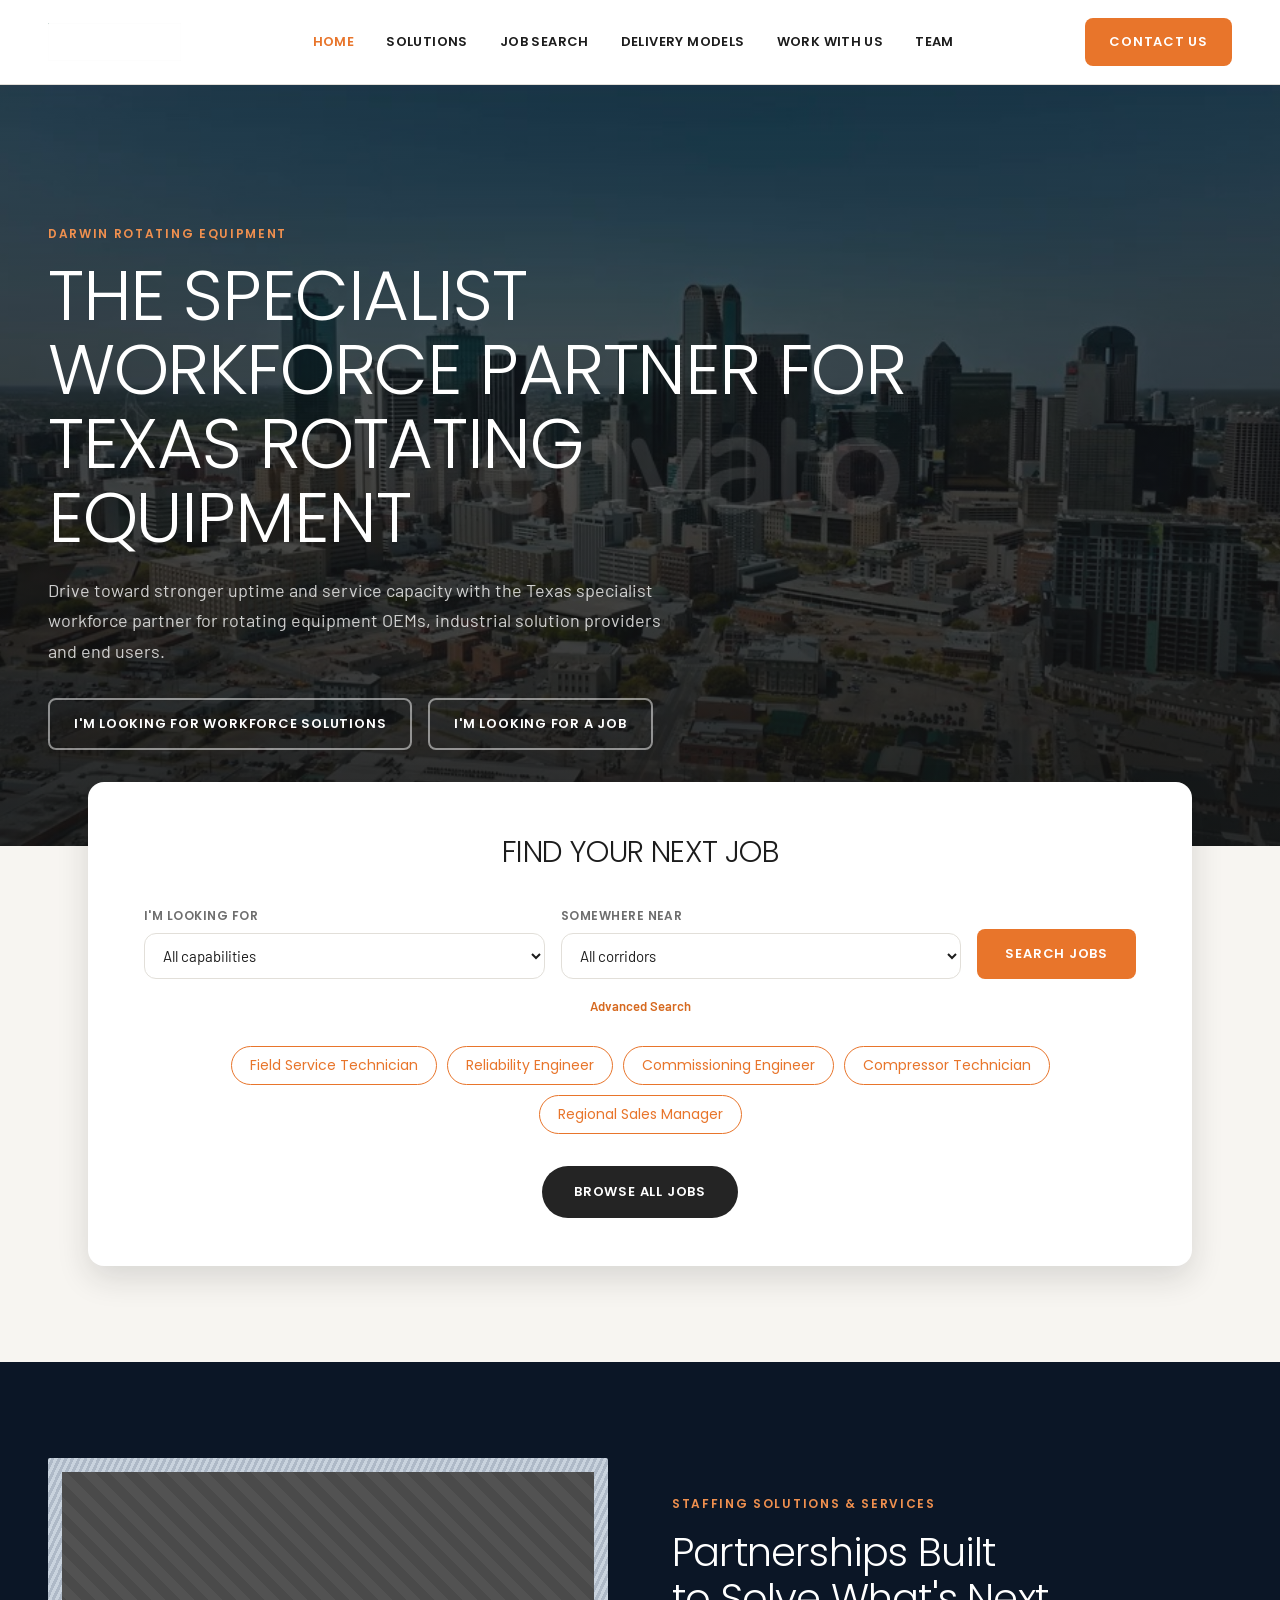
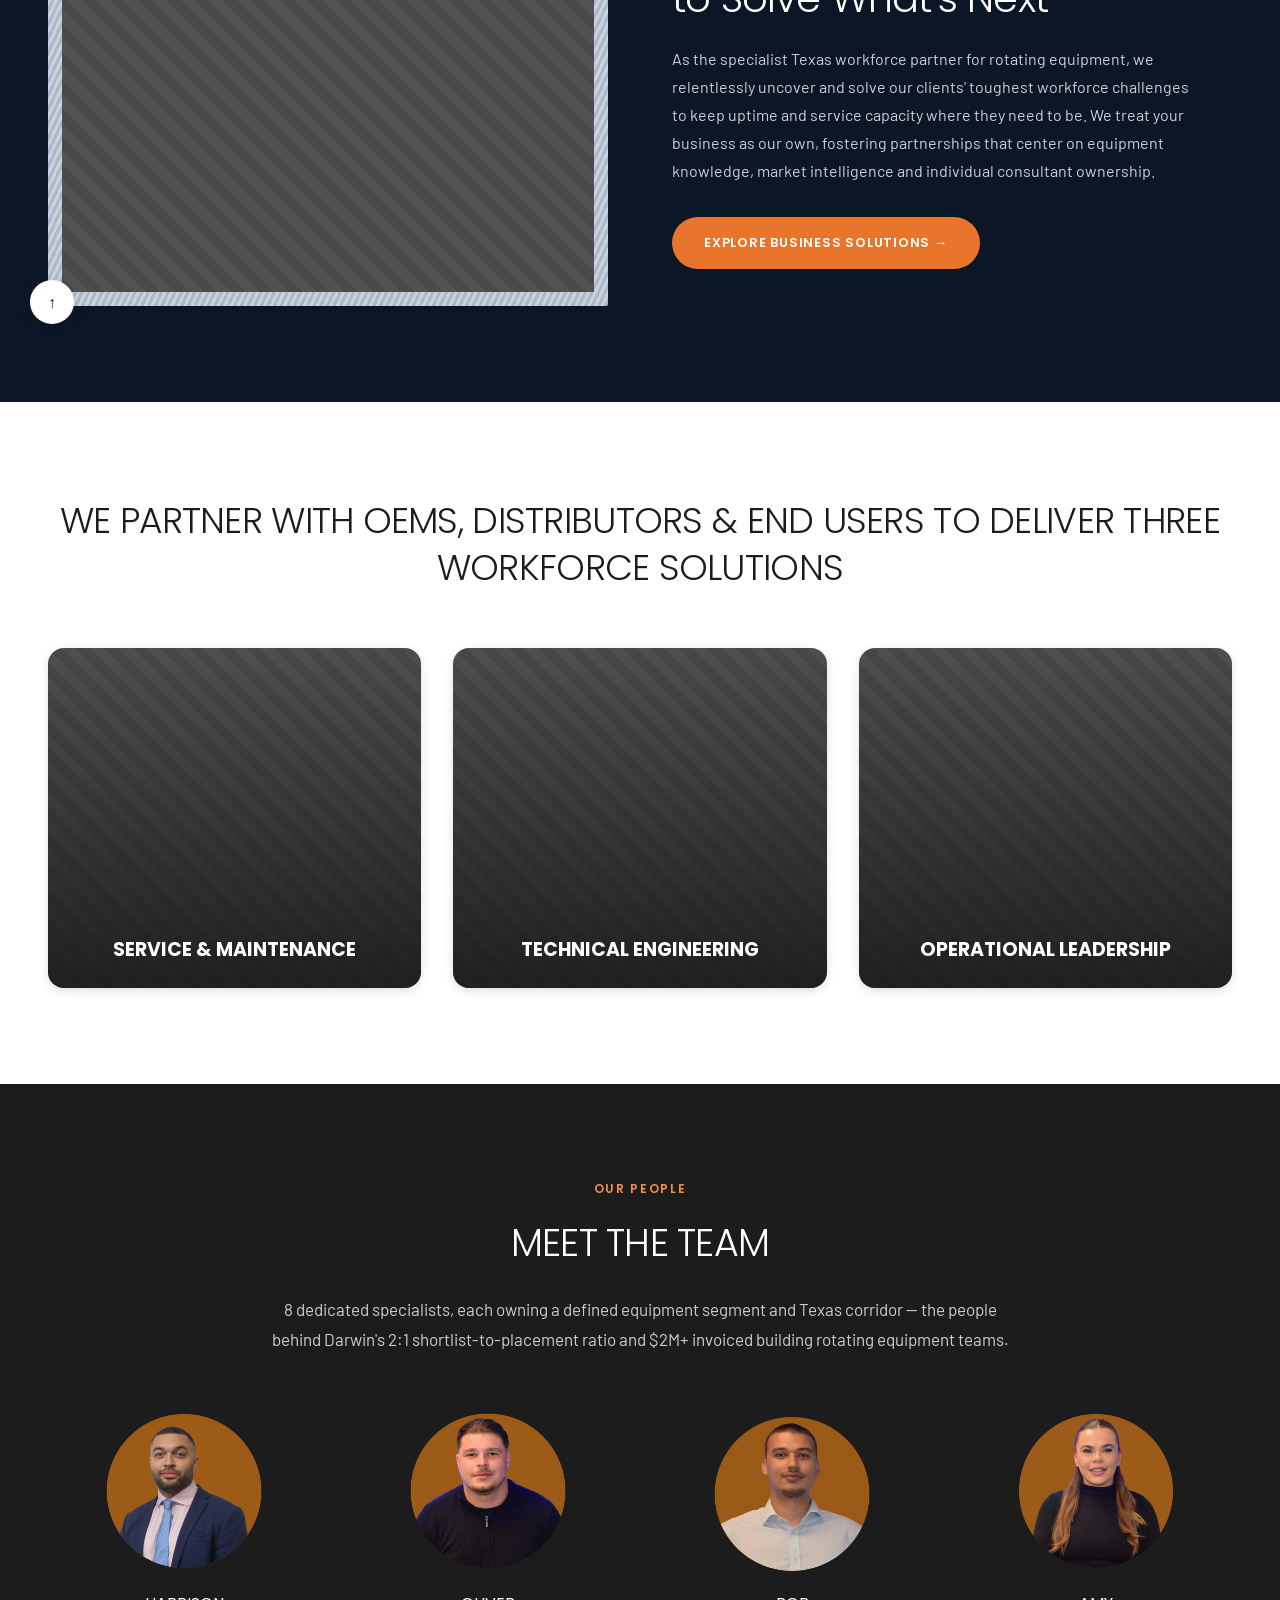
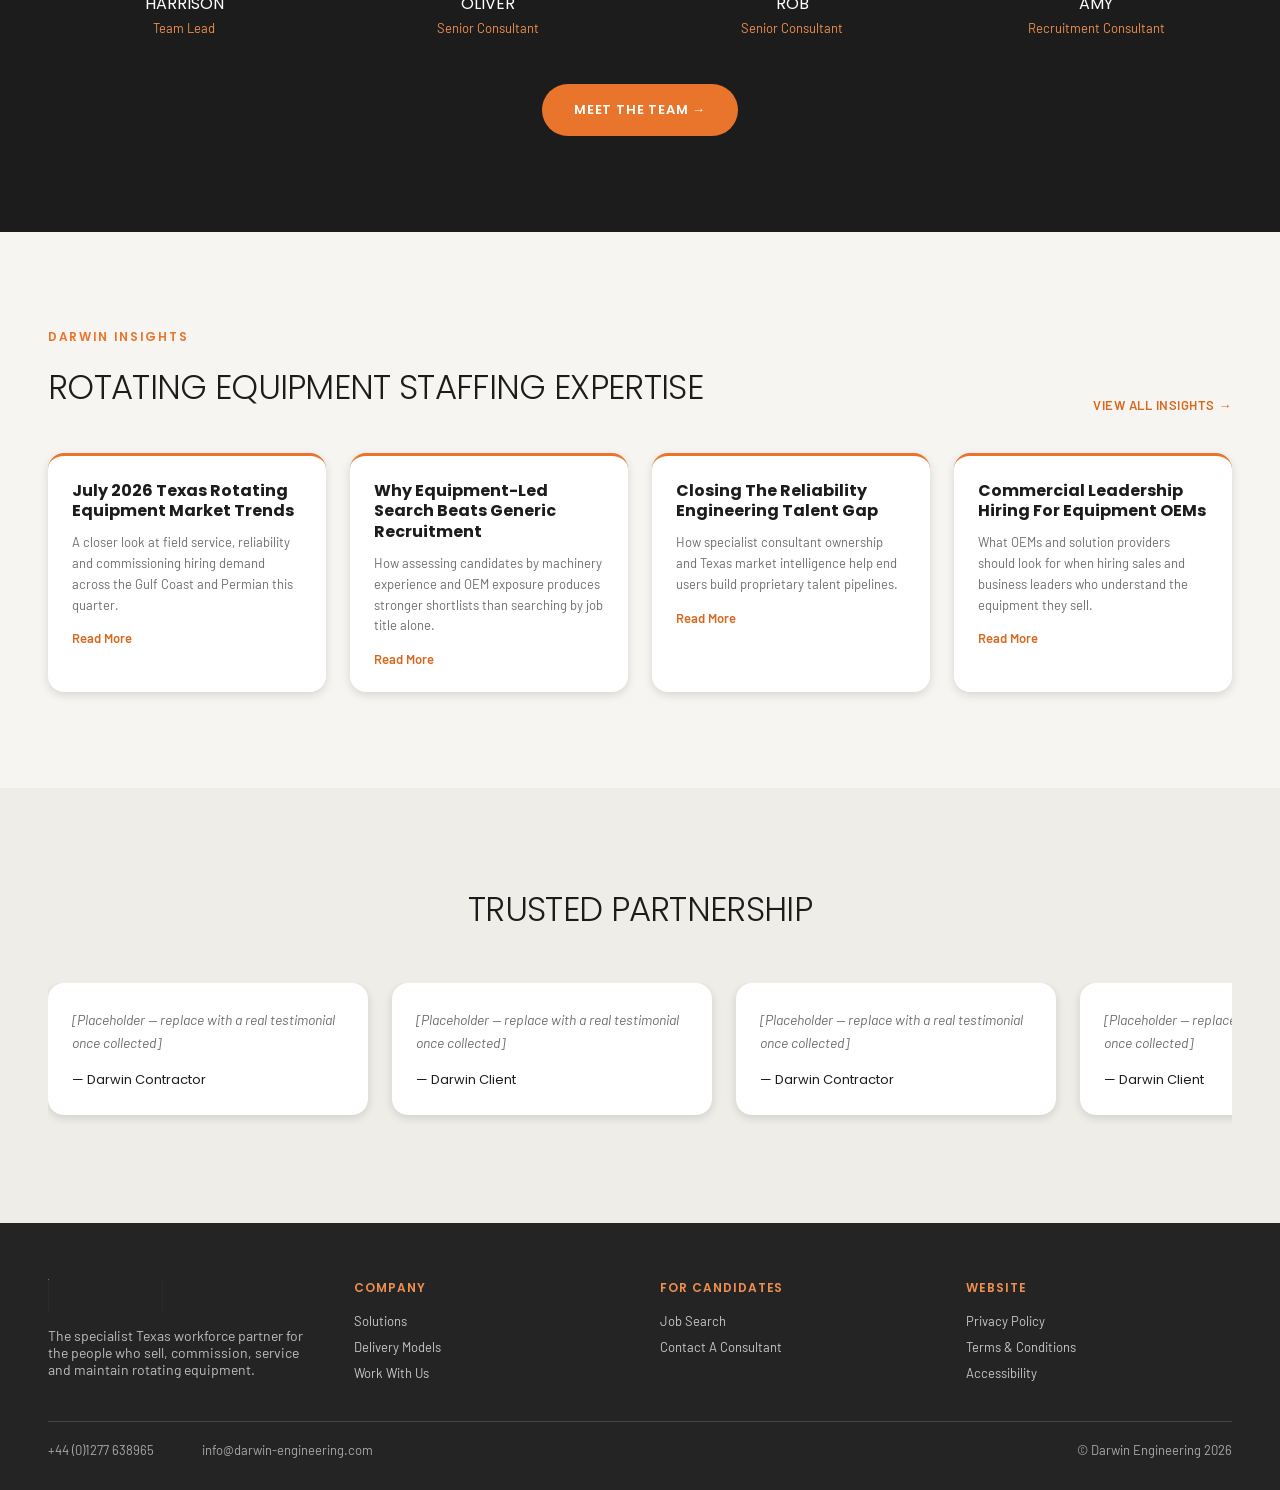
<file: index.html>
<!DOCTYPE html>
<html lang="en">
<head>
<meta charset="utf-8">
<meta name="viewport" content="width=device-width, initial-scale=1">
<title>Darwin Engineering — The Specialist Workforce Partner for Texas Rotating Equipment</title>
<meta name="description" content="Darwin connects Texas rotating equipment OEMs, industrial solution providers and end users with equipment-experienced talent across field service, reliability and commissioning, and commercial leadership.">
<link rel="stylesheet" href="styles.css">
</head>
<body>
<div style="font-family:var(--font-body);background:var(--surface-page)">

<header style="display:flex;align-items:center;justify-content:space-between;padding:18px 48px;background:var(--color-white);border-bottom:1px solid var(--border-default);flex-wrap:wrap;gap:16px">
<a href="index.html"><img src="assets/logo-color.png" alt="Darwin Engineering" style="height:38px"></a>
<nav style="display:flex;gap:32px;flex-wrap:wrap">
<a href="index.html" style="font-family:var(--font-display);font-size:13px;font-weight:600;letter-spacing:0.03em;text-transform:uppercase;color:var(--accent-primary);text-decoration:none">Home</a>
<a href="solutions.html" style="font-family:var(--font-display);font-size:13px;font-weight:600;letter-spacing:0.03em;text-transform:uppercase;color:var(--text-primary);text-decoration:none">Solutions</a>
<a href="job-search.html" style="font-family:var(--font-display);font-size:13px;font-weight:600;letter-spacing:0.03em;text-transform:uppercase;color:var(--text-primary);text-decoration:none">Job Search</a>
<a href="delivery-models.html" style="font-family:var(--font-display);font-size:13px;font-weight:600;letter-spacing:0.03em;text-transform:uppercase;color:var(--text-primary);text-decoration:none">Delivery Models</a>
<a href="work-with-us.html" style="font-family:var(--font-display);font-size:13px;font-weight:600;letter-spacing:0.03em;text-transform:uppercase;color:var(--text-primary);text-decoration:none">Work With Us</a>
<a href="team.html" style="font-family:var(--font-display);font-size:13px;font-weight:600;letter-spacing:0.03em;text-transform:uppercase;color:var(--text-primary);text-decoration:none">Team</a>
</nav>
<a href="work-with-us.html" class="btn btn-primary" style="text-decoration:none;display:inline-block">Contact Us</a>
</header>

<!-- HERO: full-bleed photo, bottom-left headline block, two CTAs — matches Aerotek's hero -->
<div class="stage-carbon" style="position:relative;width:100%;overflow:hidden">
<!-- TEMP: watermarked Envato preview clip — swap in a licensed/purchased download or original footage before launch -->
<video autoplay muted loop playsinline poster="assets/hero-poster.jpg" style="position:absolute;inset:0;width:100%;height:100%;object-fit:cover">
<source src="assets/hero-video-PLACEHOLDER-envato-preview.mp4" type="video/mp4">
</video>
<div style="position:absolute;inset:0;background:linear-gradient(180deg,rgba(20,20,20,0.45) 0%,rgba(20,20,20,0.85) 100%);pointer-events:none"></div>
<div class="hero-inner" style="position:relative;padding:140px 48px 96px;max-width:1400px;margin:0 auto">
<div class="eyebrow eyebrow-inverse">Darwin Rotating Equipment</div>
<h1 class="display-ultralight" style="font-size:clamp(32px,5.5vw,72px);line-height:1.05;text-transform:uppercase;color:var(--text-inverse);margin:0 0 20px;max-width:900px">The Specialist Workforce Partner For Texas Rotating Equipment</h1>
<p style="font-family:var(--font-body);font-size:18px;line-height:1.7;color:rgba(255,255,255,0.78);max-width:620px;margin:0 0 32px">Drive toward stronger uptime and service capacity with the Texas specialist workforce partner for rotating equipment OEMs, industrial solution providers and end users.</p>
<div style="display:flex;gap:16px;flex-wrap:wrap">
<a href="work-with-us.html" class="btn btn-outline" style="text-decoration:none">I'm Looking For Workforce Solutions</a>
<a href="job-search.html" class="btn btn-outline" style="text-decoration:none">I'm Looking For A Job</a>
</div>
</div>
</div>

<!-- FIND YOUR NEXT JOB: overlapping search card + popular role tags -->
<section style="padding:0 48px 96px;max-width:1200px;margin:0 auto">
<div style="background:var(--surface-card);border-radius:var(--radius-card);box-shadow:var(--shadow-lg);padding:48px 56px;margin-top:-64px;position:relative;z-index:2">
<h2 class="display-ultralight" style="font-size:clamp(24px,3vw,30px);text-transform:uppercase;color:var(--text-primary);margin:0 0 32px;text-align:center">Find Your Next Job</h2>
<div style="display:flex;gap:16px;align-items:flex-end;flex-wrap:wrap">
<div style="flex:1;min-width:200px">
<label class="field-label" for="discipline-select">I'm Looking For</label>
<select id="discipline-select">
<option value="">All capabilities</option>
<option value="field-service">Field Service Teams</option>
<option value="reliability">Reliability &amp; Commissioning</option>
<option value="commercial">Commercial Leadership</option>
</select>
</div>
<div style="flex:1;min-width:200px">
<label class="field-label" for="region-select">Somewhere Near</label>
<select id="region-select">
<option value="">All corridors</option>
<option value="houston">Houston &amp; Ship Channel</option>
<option value="gulf-coast">Gulf Coast</option>
<option value="permian">Permian</option>
<option value="dfw">DFW</option>
</select>
</div>
<button id="job-search-btn" class="btn btn-primary" style="height:50px;padding:0 28px">Search Jobs</button>
</div>
<div style="text-align:center;margin-top:16px">
<a href="job-search.html" style="font-size:13px;font-weight:600">Advanced Search</a>
</div>
<div style="display:flex;gap:10px;flex-wrap:wrap;justify-content:center;margin-top:32px">
<a href="job-search.html" class="pill-tag">Field Service Technician</a>
<a href="job-search.html" class="pill-tag">Reliability Engineer</a>
<a href="job-search.html" class="pill-tag">Commissioning Engineer</a>
<a href="job-search.html" class="pill-tag">Compressor Technician</a>
<a href="job-search.html" class="pill-tag">Regional Sales Manager</a>
</div>
<div style="text-align:center;margin-top:32px">
<a href="job-search.html" class="btn btn-pill btn-pill-dark" style="text-decoration:none">Browse All Jobs</a>
</div>
</div>
</section>

<!-- STAFFING SOLUTIONS & SERVICES -->
<section style="padding:96px 48px;background:#0B1626">
<div style="max-width:1400px;margin:0 auto;display:grid;grid-template-columns:repeat(auto-fit,minmax(360px,1fr));gap:64px;align-items:center">
<div style="position:relative;padding:14px;background:repeating-linear-gradient(115deg,#c9d3de,#c9d3de 3px,#aeb9c7 3px,#aeb9c7 6px);border-radius:2px">
<div style="position:relative;height:420px;overflow:hidden"><div class="media-placeholder" style="font-size:0" aria-label="Field technician grinding on a rotating equipment site"></div></div>
<div style="position:absolute;left:-18px;bottom:-18px;width:44px;height:44px;border-radius:50%;background:var(--color-white);display:flex;align-items:center;justify-content:center;box-shadow:var(--shadow-md);font-size:16px;color:var(--text-primary)">&#8593;</div>
</div>
<div>
<div class="eyebrow eyebrow-inverse">Staffing Solutions &amp; Services</div>
<h2 class="display-ultralight" style="font-size:clamp(28px,3.5vw,40px);line-height:1.15;text-transform:none;color:var(--text-inverse);margin:0 0 24px">Partnerships Built<br>to Solve What's Next</h2>
<p style="font-family:var(--font-body);font-size:16px;line-height:1.75;color:rgba(255,255,255,0.8);max-width:520px;margin:0 0 32px">As the specialist Texas workforce partner for rotating equipment, we relentlessly uncover and solve our clients' toughest workforce challenges to keep uptime and service capacity where they need to be. We treat your business as our own, fostering partnerships that center on equipment knowledge, market intelligence and individual consultant ownership.</p>
<a href="solutions.html" class="btn btn-primary btn-pill" style="text-decoration:none">Explore Business Solutions &#8594;</a>
</div>
</div>
</section>

<!-- THREE WORKFORCE SOLUTIONS -->
<section style="padding:96px 48px;background:var(--surface-card)">
<div style="max-width:1200px;margin:0 auto;text-align:center">
<h2 class="reveal-up display-ultralight" style="font-size:clamp(24px,3.2vw,36px);line-height:1.3;text-transform:uppercase;color:var(--text-primary);margin:0 0 56px">We Partner With OEMs, Distributors &amp; End Users To Deliver Three Workforce Solutions</h2>
<div style="display:grid;grid-template-columns:repeat(auto-fit,minmax(240px,1fr));gap:32px">
<div class="reveal-up reveal-delay-1 card-stage" style="padding:0;position:relative;height:340px;overflow:hidden">
<div class="media-placeholder" style="position:absolute;inset:0;font-size:0" aria-label="Field technician servicing rotating equipment"></div>
<div style="position:absolute;inset:0;background:linear-gradient(180deg,rgba(20,20,20,0.05) 0%,rgba(20,20,20,0.8) 100%)"></div>
<h3 style="position:absolute;left:24px;right:24px;bottom:24px;font-family:var(--font-display);font-size:19px;text-transform:uppercase;color:var(--text-inverse);margin:0">Service &amp; Maintenance</h3>
</div>
<div class="reveal-up reveal-delay-2 card-stage" style="padding:0;position:relative;height:340px;overflow:hidden">
<div class="media-placeholder" style="position:absolute;inset:0;font-size:0" aria-label="Reliability and commissioning engineer at work"></div>
<div style="position:absolute;inset:0;background:linear-gradient(180deg,rgba(20,20,20,0.05) 0%,rgba(20,20,20,0.8) 100%)"></div>
<h3 style="position:absolute;left:24px;right:24px;bottom:24px;font-family:var(--font-display);font-size:19px;text-transform:uppercase;color:var(--text-inverse);margin:0">Technical Engineering</h3>
</div>
<div class="reveal-up reveal-delay-3 card-stage" style="padding:0;position:relative;height:340px;overflow:hidden">
<div class="media-placeholder" style="position:absolute;inset:0;font-size:0" aria-label="Operational leader on a rotating equipment site"></div>
<div style="position:absolute;inset:0;background:linear-gradient(180deg,rgba(20,20,20,0.05) 0%,rgba(20,20,20,0.8) 100%)"></div>
<h3 style="position:absolute;left:24px;right:24px;bottom:24px;font-family:var(--font-display);font-size:19px;text-transform:uppercase;color:var(--text-inverse);margin:0">Operational Leadership</h3>
</div>
</div>
</div>
</section>

<!-- MEET THE TEAM -->
<section class="stage-carbon" style="padding:96px 48px">
<div style="max-width:1400px;margin:0 auto;text-align:center">
<div class="eyebrow eyebrow-inverse" style="justify-content:center;display:flex">Our People</div>
<h2 class="display-ultralight" style="font-size:clamp(26px,3.5vw,38px);text-transform:uppercase;color:var(--text-inverse);margin:0 0 24px">Meet The Team</h2>
<p style="font-family:var(--font-body);font-size:17px;line-height:1.75;color:rgba(255,255,255,0.78);max-width:760px;margin:0 auto 56px">8 dedicated specialists, each owning a defined equipment segment and Texas corridor — the people behind Darwin's 2:1 shortlist-to-placement ratio and $2M+ invoiced building rotating equipment teams.</p>
<div style="display:grid;grid-template-columns:repeat(auto-fit,minmax(200px,1fr));gap:32px">
<div class="reveal-up reveal-delay-1" style="text-align:center">
<img src="assets/team/harrison.png" alt="Harrison" style="width:160px;height:160px;border-radius:50%;object-fit:cover;margin:0 auto 20px">
<div style="font-family:var(--font-display);font-size:16px;text-transform:uppercase;color:var(--text-inverse);margin-bottom:4px">Harrison</div>
<div style="font-family:var(--font-body);font-size:13px;color:var(--color-orange-400)">Team Lead</div>
</div>
<div class="reveal-up reveal-delay-2" style="text-align:center">
<img src="assets/team/oliver.png" alt="Oliver" style="width:160px;height:160px;border-radius:50%;object-fit:cover;margin:0 auto 20px">
<div style="font-family:var(--font-display);font-size:16px;text-transform:uppercase;color:var(--text-inverse);margin-bottom:4px">Oliver</div>
<div style="font-family:var(--font-body);font-size:13px;color:var(--color-orange-400)">Senior Consultant</div>
</div>
<div class="reveal-up reveal-delay-3" style="text-align:center">
<img src="assets/team/rob.webp" alt="Rob" style="width:160px;height:160px;border-radius:50%;object-fit:cover;margin:0 auto 20px">
<div style="font-family:var(--font-display);font-size:16px;text-transform:uppercase;color:var(--text-inverse);margin-bottom:4px">Rob</div>
<div style="font-family:var(--font-body);font-size:13px;color:var(--color-orange-400)">Senior Consultant</div>
</div>
<div class="reveal-up" style="text-align:center">
<img src="assets/team/amy.png" alt="Amy" style="width:160px;height:160px;border-radius:50%;object-fit:cover;margin:0 auto 20px">
<div style="font-family:var(--font-display);font-size:16px;text-transform:uppercase;color:var(--text-inverse);margin-bottom:4px">Amy</div>
<div style="font-family:var(--font-body);font-size:13px;color:var(--color-orange-400)">Recruitment Consultant</div>
</div>
</div>
<div style="margin-top:48px">
<a href="team.html" class="btn btn-pill btn-primary" style="text-decoration:none">Meet The Team &#8594;</a>
</div>
</div>
</section>

<!-- DARWIN INSIGHTS -->
<section style="padding:96px 48px;max-width:1400px;margin:0 auto">
<div style="display:flex;justify-content:space-between;align-items:flex-end;margin-bottom:40px;flex-wrap:wrap;gap:16px">
<div>
<div class="eyebrow">Darwin Insights</div>
<h2 class="display-ultralight" style="font-size:clamp(26px,3.5vw,34px);text-transform:uppercase;color:var(--text-primary);margin:0">Rotating Equipment Staffing Expertise</h2>
</div>
<a href="solutions.html" style="font-size:13px;font-weight:600;text-transform:uppercase;letter-spacing:0.04em">View All Insights &#8594;</a>
</div>
<div style="display:grid;grid-template-columns:repeat(auto-fit,minmax(260px,1fr));gap:24px">
<div class="card-stage" style="background:var(--surface-card);border-top:3px solid var(--accent-primary)">
<h4 style="font-family:var(--font-display);font-size:16px;color:var(--text-primary);margin:0 0 10px;line-height:1.3">July 2026 Texas Rotating Equipment Market Trends</h4>
<p style="font-family:var(--font-body);font-size:13px;line-height:1.6;color:var(--text-secondary);margin:0 0 12px">A closer look at field service, reliability and commissioning hiring demand across the Gulf Coast and Permian this quarter.</p>
<a href="#" style="font-size:13px;font-weight:600">Read More</a>
</div>
<div class="card-stage" style="background:var(--surface-card);border-top:3px solid var(--accent-primary)">
<h4 style="font-family:var(--font-display);font-size:16px;color:var(--text-primary);margin:0 0 10px;line-height:1.3">Why Equipment-Led Search Beats Generic Recruitment</h4>
<p style="font-family:var(--font-body);font-size:13px;line-height:1.6;color:var(--text-secondary);margin:0 0 12px">How assessing candidates by machinery experience and OEM exposure produces stronger shortlists than searching by job title alone.</p>
<a href="#" style="font-size:13px;font-weight:600">Read More</a>
</div>
<div class="card-stage" style="background:var(--surface-card);border-top:3px solid var(--accent-primary)">
<h4 style="font-family:var(--font-display);font-size:16px;color:var(--text-primary);margin:0 0 10px;line-height:1.3">Closing The Reliability Engineering Talent Gap</h4>
<p style="font-family:var(--font-body);font-size:13px;line-height:1.6;color:var(--text-secondary);margin:0 0 12px">How specialist consultant ownership and Texas market intelligence help end users build proprietary talent pipelines.</p>
<a href="#" style="font-size:13px;font-weight:600">Read More</a>
</div>
<div class="card-stage" style="background:var(--surface-card);border-top:3px solid var(--accent-primary)">
<h4 style="font-family:var(--font-display);font-size:16px;color:var(--text-primary);margin:0 0 10px;line-height:1.3">Commercial Leadership Hiring For Equipment OEMs</h4>
<p style="font-family:var(--font-body);font-size:13px;line-height:1.6;color:var(--text-secondary);margin:0 0 12px">What OEMs and solution providers should look for when hiring sales and business leaders who understand the equipment they sell.</p>
<a href="#" style="font-size:13px;font-weight:600">Read More</a>
</div>
</div>
</section>

<!-- TESTIMONIALS -->
<section style="padding:96px 48px;background:var(--surface-sunken)">
<div style="max-width:1400px;margin:0 auto">
<h2 class="display-ultralight" style="font-size:clamp(26px,3.5vw,34px);text-transform:uppercase;color:var(--text-primary);margin:0 0 48px;text-align:center">Trusted Partnership</h2>
<div class="carousel">
<div class="card-stage" style="background:var(--surface-card);width:320px">
<p style="font-family:var(--font-body);font-size:14px;line-height:1.65;color:var(--text-secondary);font-style:italic;margin:0 0 16px">[Placeholder — replace with a real testimonial once collected]</p>
<div style="font-family:var(--font-display);font-size:13px;color:var(--text-primary)">— Darwin Contractor</div>
</div>
<div class="card-stage" style="background:var(--surface-card);width:320px">
<p style="font-family:var(--font-body);font-size:14px;line-height:1.65;color:var(--text-secondary);font-style:italic;margin:0 0 16px">[Placeholder — replace with a real testimonial once collected]</p>
<div style="font-family:var(--font-display);font-size:13px;color:var(--text-primary)">— Darwin Client</div>
</div>
<div class="card-stage" style="background:var(--surface-card);width:320px">
<p style="font-family:var(--font-body);font-size:14px;line-height:1.65;color:var(--text-secondary);font-style:italic;margin:0 0 16px">[Placeholder — replace with a real testimonial once collected]</p>
<div style="font-family:var(--font-display);font-size:13px;color:var(--text-primary)">— Darwin Contractor</div>
</div>
<div class="card-stage" style="background:var(--surface-card);width:320px">
<p style="font-family:var(--font-body);font-size:14px;line-height:1.65;color:var(--text-secondary);font-style:italic;margin:0 0 16px">[Placeholder — replace with a real testimonial once collected]</p>
<div style="font-family:var(--font-display);font-size:13px;color:var(--text-primary)">— Darwin Client</div>
</div>
</div>
</div>
</section>

<footer style="background:var(--surface-inverse);color:var(--text-inverse);padding:56px 48px 32px">
<div style="max-width:1400px;margin:0 auto">
<div style="display:grid;grid-template-columns:repeat(auto-fit,minmax(220px,1fr));gap:40px;padding-bottom:40px;border-bottom:1px solid rgba(255,255,255,0.15)">
<div>
<img src="assets/logo-white.png" alt="Darwin Engineering" style="height:32px;margin-bottom:16px">
<div style="font-family:var(--font-body);font-size:14px;color:rgba(255,255,255,0.7);max-width:280px">The specialist Texas workforce partner for the people who sell, commission, service and maintain rotating equipment.</div>
</div>
<div>
<div style="font-family:var(--font-display);font-size:12px;font-weight:600;letter-spacing:0.08em;text-transform:uppercase;color:var(--color-orange-400);margin-bottom:16px">Company</div>
<div style="display:flex;flex-direction:column;gap:10px">
<a href="solutions.html" style="font-size:13px;color:rgba(255,255,255,0.75)">Solutions</a>
<a href="delivery-models.html" style="font-size:13px;color:rgba(255,255,255,0.75)">Delivery Models</a>
<a href="work-with-us.html" style="font-size:13px;color:rgba(255,255,255,0.75)">Work With Us</a>
</div>
</div>
<div>
<div style="font-family:var(--font-display);font-size:12px;font-weight:600;letter-spacing:0.08em;text-transform:uppercase;color:var(--color-orange-400);margin-bottom:16px">For Candidates</div>
<div style="display:flex;flex-direction:column;gap:10px">
<a href="job-search.html" style="font-size:13px;color:rgba(255,255,255,0.75)">Job Search</a>
<a href="work-with-us.html" style="font-size:13px;color:rgba(255,255,255,0.75)">Contact A Consultant</a>
</div>
</div>
<div>
<div style="font-family:var(--font-display);font-size:12px;font-weight:600;letter-spacing:0.08em;text-transform:uppercase;color:var(--color-orange-400);margin-bottom:16px">Website</div>
<div style="display:flex;flex-direction:column;gap:10px">
<a href="#" style="font-size:13px;color:rgba(255,255,255,0.75)">Privacy Policy</a>
<a href="#" style="font-size:13px;color:rgba(255,255,255,0.75)">Terms &amp; Conditions</a>
<a href="#" style="font-size:13px;color:rgba(255,255,255,0.75)">Accessibility</a>
</div>
</div>
</div>
<div style="display:flex;gap:48px;font-family:var(--font-body);font-size:13px;color:rgba(255,255,255,0.6);padding-top:20px;flex-wrap:wrap">
<span>+44 (0)1277 638965</span><span>info@darwin-engineering.com</span><span style="margin-left:auto">© Darwin Engineering 2026</span>
</div>
</div>
</footer>
</div>
<script src="script.js"></script>
</body>
</html>
</file>
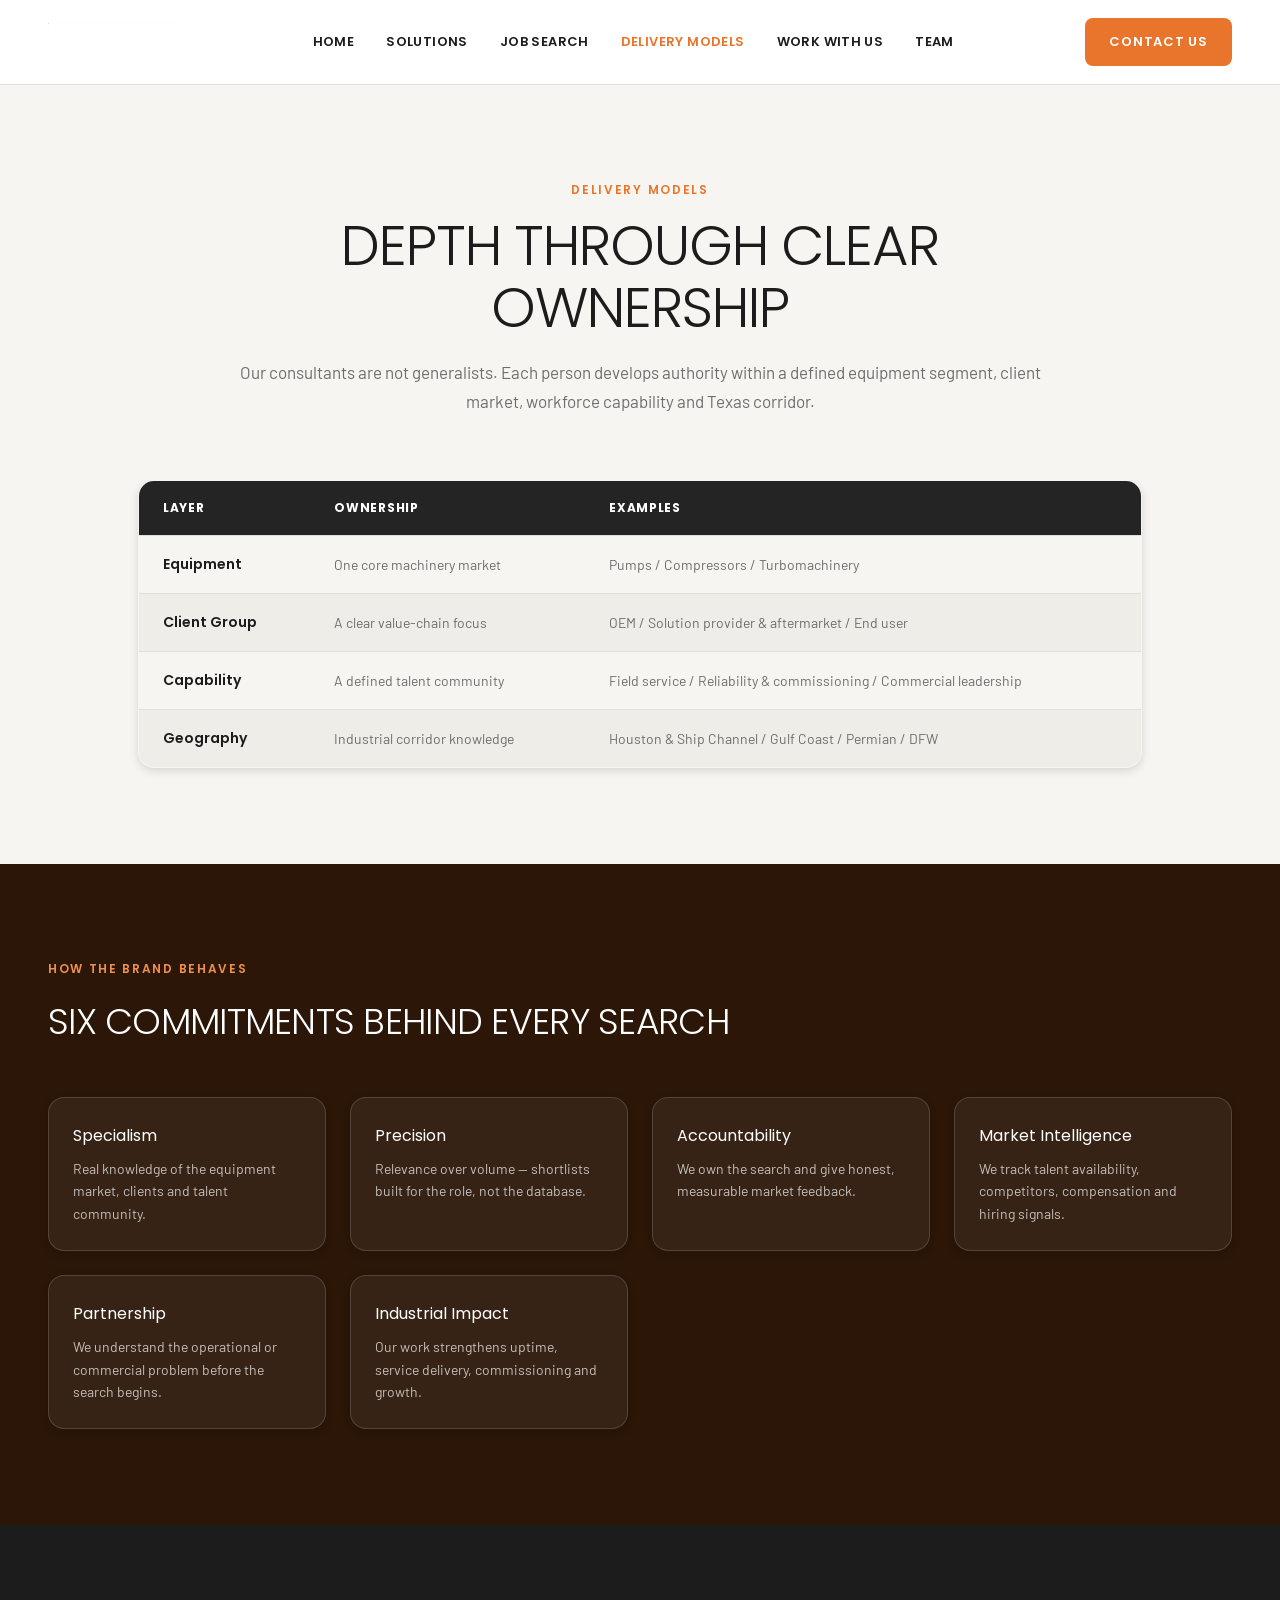
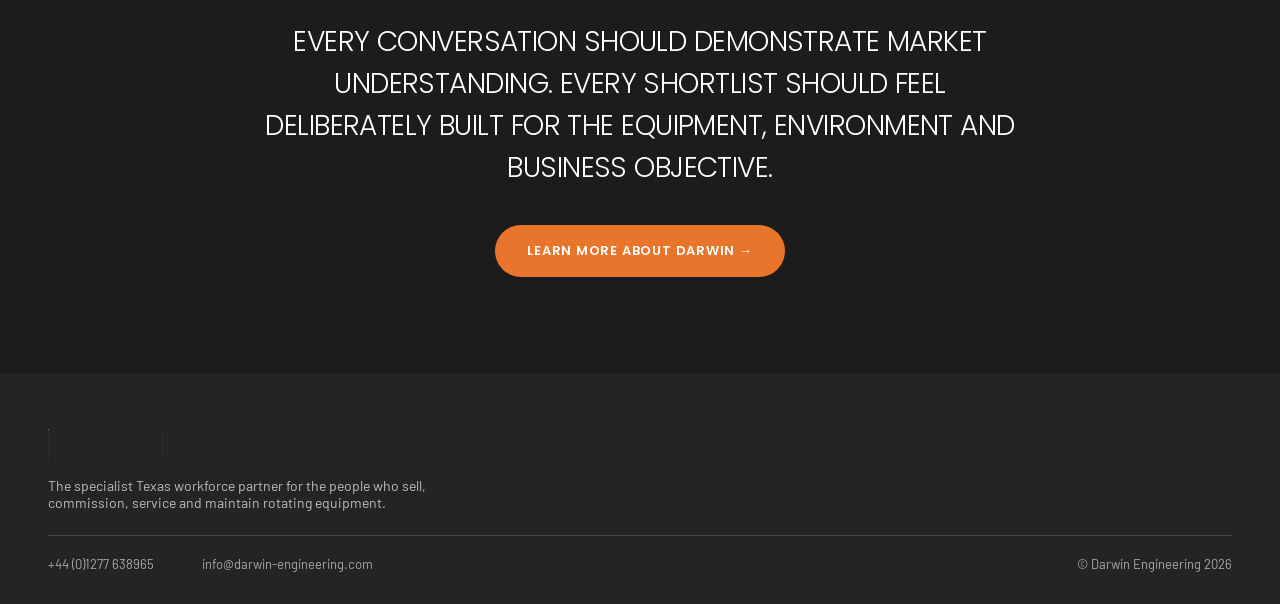
<file: delivery-models.html>
<!DOCTYPE html>
<html lang="en">
<head>
<meta charset="utf-8">
<meta name="viewport" content="width=device-width, initial-scale=1">
<title>Delivery Models — Darwin Engineering | Texas Rotating Equipment</title>
<link rel="stylesheet" href="styles.css">
</head>
<body>
<div style="font-family:var(--font-body);background:var(--surface-page)">

<header style="display:flex;align-items:center;justify-content:space-between;padding:18px 48px;background:var(--color-white);border-bottom:1px solid var(--border-default);flex-wrap:wrap;gap:16px">
<a href="index.html"><img src="assets/logo-color.png" alt="Darwin Engineering" style="height:38px"></a>
<nav style="display:flex;gap:32px;flex-wrap:wrap">
<a href="index.html" style="font-family:var(--font-display);font-size:13px;font-weight:600;letter-spacing:0.03em;text-transform:uppercase;color:var(--text-primary);text-decoration:none">Home</a>
<a href="solutions.html" style="font-family:var(--font-display);font-size:13px;font-weight:600;letter-spacing:0.03em;text-transform:uppercase;color:var(--text-primary);text-decoration:none">Solutions</a>
<a href="job-search.html" style="font-family:var(--font-display);font-size:13px;font-weight:600;letter-spacing:0.03em;text-transform:uppercase;color:var(--text-primary);text-decoration:none">Job Search</a>
<a href="delivery-models.html" style="font-family:var(--font-display);font-size:13px;font-weight:600;letter-spacing:0.03em;text-transform:uppercase;color:var(--accent-primary);text-decoration:none">Delivery Models</a>
<a href="work-with-us.html" style="font-family:var(--font-display);font-size:13px;font-weight:600;letter-spacing:0.03em;text-transform:uppercase;color:var(--text-primary);text-decoration:none">Work With Us</a>
<a href="team.html" style="font-family:var(--font-display);font-size:13px;font-weight:600;letter-spacing:0.03em;text-transform:uppercase;color:var(--text-primary);text-decoration:none">Team</a>
</nav>
<a href="work-with-us.html" class="btn btn-primary" style="text-decoration:none;display:inline-block">Contact Us</a>
</header>

<section style="padding:96px 48px 64px;max-width:900px;margin:0 auto;text-align:center">
<div class="eyebrow" style="justify-content:center;display:flex">Delivery Models</div>
<h1 class="display-ultralight" style="font-size:clamp(30px,6vw,56px);line-height:1.1;text-transform:uppercase;color:var(--text-primary);margin:0 0 20px">Depth Through Clear Ownership</h1>
<p style="font-family:var(--font-body);font-size:17px;line-height:1.7;color:var(--text-secondary);margin:0">Our consultants are not generalists. Each person develops authority within a defined equipment segment, client market, workforce capability and Texas corridor.</p>
</section>

<section style="padding:0 48px 96px;max-width:1100px;margin:0 auto;overflow-x:auto">
<table style="width:100%;border-collapse:collapse;font-family:var(--font-body);border:1px solid var(--border-default);border-radius:var(--radius-card);box-shadow:var(--shadow-card);overflow:hidden">
<thead>
<tr style="background:var(--surface-inverse)">
<th style="text-align:left;padding:18px 24px;font-family:var(--font-display);font-size:12px;letter-spacing:0.06em;text-transform:uppercase;color:var(--text-inverse)">Layer</th>
<th style="text-align:left;padding:18px 24px;font-family:var(--font-display);font-size:12px;letter-spacing:0.06em;text-transform:uppercase;color:var(--text-inverse)">Ownership</th>
<th style="text-align:left;padding:18px 24px;font-family:var(--font-display);font-size:12px;letter-spacing:0.06em;text-transform:uppercase;color:var(--text-inverse)">Examples</th>
</tr>
</thead>
<tbody>
<tr style="border-top:1px solid var(--border-default)">
<td style="padding:18px 24px;font-family:var(--font-display);font-size:14px;font-weight:600;color:var(--text-primary)">Equipment</td>
<td style="padding:18px 24px;font-size:14px;color:var(--text-secondary)">One core machinery market</td>
<td style="padding:18px 24px;font-size:14px;color:var(--text-secondary)">Pumps / Compressors / Turbomachinery</td>
</tr>
<tr style="border-top:1px solid var(--border-default);background:var(--surface-sunken)">
<td style="padding:18px 24px;font-family:var(--font-display);font-size:14px;font-weight:600;color:var(--text-primary)">Client Group</td>
<td style="padding:18px 24px;font-size:14px;color:var(--text-secondary)">A clear value-chain focus</td>
<td style="padding:18px 24px;font-size:14px;color:var(--text-secondary)">OEM / Solution provider &amp; aftermarket / End user</td>
</tr>
<tr style="border-top:1px solid var(--border-default)">
<td style="padding:18px 24px;font-family:var(--font-display);font-size:14px;font-weight:600;color:var(--text-primary)">Capability</td>
<td style="padding:18px 24px;font-size:14px;color:var(--text-secondary)">A defined talent community</td>
<td style="padding:18px 24px;font-size:14px;color:var(--text-secondary)">Field service / Reliability &amp; commissioning / Commercial leadership</td>
</tr>
<tr style="border-top:1px solid var(--border-default);background:var(--surface-sunken)">
<td style="padding:18px 24px;font-family:var(--font-display);font-size:14px;font-weight:600;color:var(--text-primary)">Geography</td>
<td style="padding:18px 24px;font-size:14px;color:var(--text-secondary)">Industrial corridor knowledge</td>
<td style="padding:18px 24px;font-size:14px;color:var(--text-secondary)">Houston &amp; Ship Channel / Gulf Coast / Permian / DFW</td>
</tr>
</tbody>
</table>
</section>

<section class="stage-ember" style="padding:96px 48px">
<div style="max-width:1200px;margin:0 auto">
<div class="eyebrow eyebrow-inverse">How The Brand Behaves</div>
<h2 class="display-ultralight" style="font-size:36px;text-transform:uppercase;color:var(--text-inverse);margin:0 0 48px">Six Commitments Behind Every Search</h2>
<div style="display:grid;grid-template-columns:repeat(auto-fit,minmax(240px,1fr));gap:24px">
<div class="card-stage" style="background:rgba(255,255,255,0.06);border:1px solid rgba(255,255,255,0.15)">
<div style="font-family:var(--font-display);font-size:16px;color:var(--text-inverse);margin-bottom:10px">Specialism</div>
<p style="font-family:var(--font-body);font-size:14px;line-height:1.6;color:rgba(255,255,255,0.7);margin:0">Real knowledge of the equipment market, clients and talent community.</p>
</div>
<div class="card-stage" style="background:rgba(255,255,255,0.06);border:1px solid rgba(255,255,255,0.15)">
<div style="font-family:var(--font-display);font-size:16px;color:var(--text-inverse);margin-bottom:10px">Precision</div>
<p style="font-family:var(--font-body);font-size:14px;line-height:1.6;color:rgba(255,255,255,0.7);margin:0">Relevance over volume — shortlists built for the role, not the database.</p>
</div>
<div class="card-stage" style="background:rgba(255,255,255,0.06);border:1px solid rgba(255,255,255,0.15)">
<div style="font-family:var(--font-display);font-size:16px;color:var(--text-inverse);margin-bottom:10px">Accountability</div>
<p style="font-family:var(--font-body);font-size:14px;line-height:1.6;color:rgba(255,255,255,0.7);margin:0">We own the search and give honest, measurable market feedback.</p>
</div>
<div class="card-stage" style="background:rgba(255,255,255,0.06);border:1px solid rgba(255,255,255,0.15)">
<div style="font-family:var(--font-display);font-size:16px;color:var(--text-inverse);margin-bottom:10px">Market Intelligence</div>
<p style="font-family:var(--font-body);font-size:14px;line-height:1.6;color:rgba(255,255,255,0.7);margin:0">We track talent availability, competitors, compensation and hiring signals.</p>
</div>
<div class="card-stage" style="background:rgba(255,255,255,0.06);border:1px solid rgba(255,255,255,0.15)">
<div style="font-family:var(--font-display);font-size:16px;color:var(--text-inverse);margin-bottom:10px">Partnership</div>
<p style="font-family:var(--font-body);font-size:14px;line-height:1.6;color:rgba(255,255,255,0.7);margin:0">We understand the operational or commercial problem before the search begins.</p>
</div>
<div class="card-stage" style="background:rgba(255,255,255,0.06);border:1px solid rgba(255,255,255,0.15)">
<div style="font-family:var(--font-display);font-size:16px;color:var(--text-inverse);margin-bottom:10px">Industrial Impact</div>
<p style="font-family:var(--font-body);font-size:14px;line-height:1.6;color:rgba(255,255,255,0.7);margin:0">Our work strengthens uptime, service delivery, commissioning and growth.</p>
</div>
</div>
</div>
</section>

<section class="stage-carbon" style="padding:96px 48px;text-align:center">
<p class="display-ultralight" style="font-size:28px;line-height:1.5;text-transform:uppercase;color:var(--text-inverse);max-width:760px;margin:0 auto 36px">Every conversation should demonstrate market understanding. Every shortlist should feel deliberately built for the equipment, environment and business objective.</p>
<a href="work-with-us.html" class="btn btn-pill btn-primary" style="text-decoration:none">Learn More About Darwin &#8594;</a>
</section>

<footer style="background:var(--surface-inverse);color:var(--text-inverse);padding:56px 48px 32px">
<img src="assets/logo-white.png" alt="Darwin Engineering" style="height:32px;margin-bottom:16px">
<div style="font-family:var(--font-body);font-size:14px;color:rgba(255,255,255,0.7);max-width:420px;margin-bottom:24px">The specialist Texas workforce partner for the people who sell, commission, service and maintain rotating equipment.</div>
<div style="display:flex;gap:48px;font-family:var(--font-body);font-size:13px;color:rgba(255,255,255,0.6);border-top:1px solid rgba(255,255,255,0.15);padding-top:20px">
<span>+44 (0)1277 638965</span><span>info@darwin-engineering.com</span><span style="margin-left:auto">© Darwin Engineering 2026</span>
</div>
</footer>
</div>
<script src="script.js"></script>
</body>
</html>
</file>
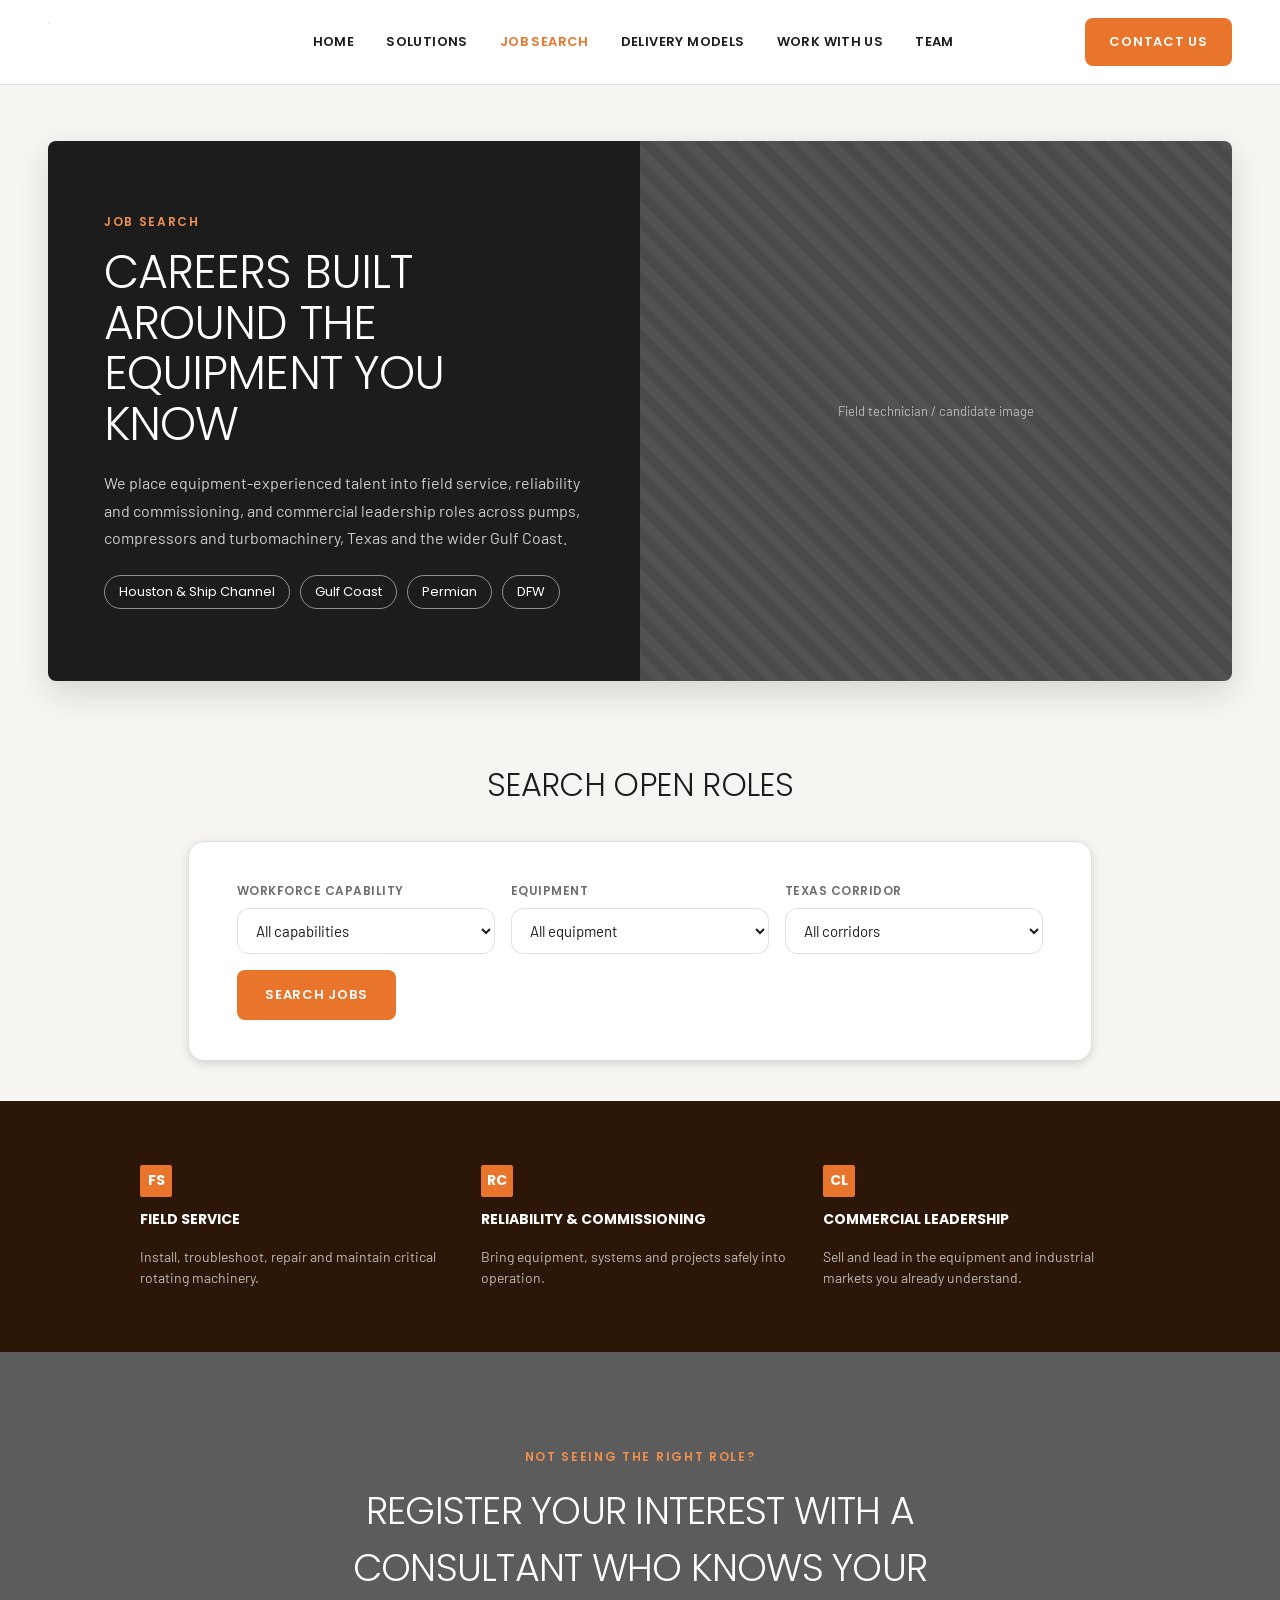
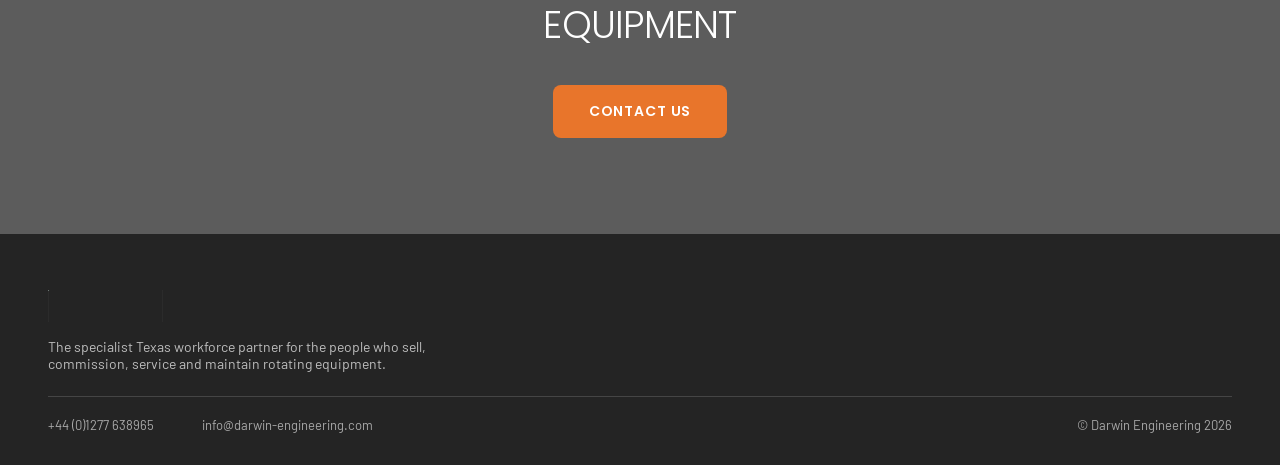
<file: job-search.html>
<!DOCTYPE html>
<html lang="en">
<head>
<meta charset="utf-8">
<meta name="viewport" content="width=device-width, initial-scale=1">
<title>Job Search — Darwin Engineering | Texas Rotating Equipment</title>
<link rel="stylesheet" href="styles.css">
</head>
<body>
<div style="font-family:var(--font-body);background:var(--surface-page)">

<header style="display:flex;align-items:center;justify-content:space-between;padding:18px 48px;background:var(--color-white);border-bottom:1px solid var(--border-default);flex-wrap:wrap;gap:16px">
<a href="index.html"><img src="assets/logo-color.png" alt="Darwin Engineering" style="height:38px"></a>
<nav style="display:flex;gap:32px;flex-wrap:wrap">
<a href="index.html" style="font-family:var(--font-display);font-size:13px;font-weight:600;letter-spacing:0.03em;text-transform:uppercase;color:var(--text-primary);text-decoration:none">Home</a>
<a href="solutions.html" style="font-family:var(--font-display);font-size:13px;font-weight:600;letter-spacing:0.03em;text-transform:uppercase;color:var(--text-primary);text-decoration:none">Solutions</a>
<a href="job-search.html" style="font-family:var(--font-display);font-size:13px;font-weight:600;letter-spacing:0.03em;text-transform:uppercase;color:var(--accent-primary);text-decoration:none">Job Search</a>
<a href="delivery-models.html" style="font-family:var(--font-display);font-size:13px;font-weight:600;letter-spacing:0.03em;text-transform:uppercase;color:var(--text-primary);text-decoration:none">Delivery Models</a>
<a href="work-with-us.html" style="font-family:var(--font-display);font-size:13px;font-weight:600;letter-spacing:0.03em;text-transform:uppercase;color:var(--text-primary);text-decoration:none">Work With Us</a>
<a href="team.html" style="font-family:var(--font-display);font-size:13px;font-weight:600;letter-spacing:0.03em;text-transform:uppercase;color:var(--text-primary);text-decoration:none">Team</a>
</nav>
<a href="work-with-us.html" class="btn btn-primary" style="text-decoration:none;display:inline-block">Contact Us</a>
</header>

<section style="padding:0 48px;max-width:1300px;margin:0 auto">
<div style="display:grid;grid-template-columns:repeat(auto-fit,minmax(320px,1fr));gap:0;align-items:stretch;margin-top:56px;border-radius:var(--radius-lg);overflow:hidden;box-shadow:var(--shadow-lg)">
<div class="stage-carbon" style="padding:72px 56px;display:flex;flex-direction:column;justify-content:center">
<div class="eyebrow eyebrow-inverse">Job Search</div>
<h1 class="display-ultralight" style="font-size:clamp(28px,5vw,46px);line-height:1.1;text-transform:uppercase;color:var(--text-inverse);margin:0 0 20px">Careers Built Around The Equipment You Know</h1>
<p style="font-family:var(--font-body);font-size:16px;line-height:1.7;color:rgba(255,255,255,0.78);margin:0 0 24px">We place equipment-experienced talent into field service, reliability and commissioning, and commercial leadership roles across pumps, compressors and turbomachinery, Texas and the wider Gulf Coast.</p>
<div style="display:flex;gap:10px;flex-wrap:wrap">
<span class="pill-tag" style="border-color:rgba(255,255,255,0.5);color:var(--text-inverse);font-size:13px;padding:6px 14px">Houston &amp; Ship Channel</span>
<span class="pill-tag" style="border-color:rgba(255,255,255,0.5);color:var(--text-inverse);font-size:13px;padding:6px 14px">Gulf Coast</span>
<span class="pill-tag" style="border-color:rgba(255,255,255,0.5);color:var(--text-inverse);font-size:13px;padding:6px 14px">Permian</span>
<span class="pill-tag" style="border-color:rgba(255,255,255,0.5);color:var(--text-inverse);font-size:13px;padding:6px 14px">DFW</span>
</div>
</div>
<div class="media-placeholder" style="min-height:340px">Field technician / candidate image</div>
</div>
</section>

<section style="padding:80px 48px 40px;max-width:1000px;margin:0 auto">
<h2 class="display-ultralight" style="font-size:32px;text-transform:uppercase;color:var(--text-primary);margin:0 0 32px;text-align:center">Search Open Roles</h2>
<div style="background:var(--surface-card);border:1px solid var(--border-default);border-radius:var(--radius-card);box-shadow:var(--shadow-card);padding:40px 48px">
<div style="display:flex;gap:16px;align-items:flex-end;flex-wrap:wrap">
<div style="flex:1;min-width:200px">
<label class="field-label" for="discipline-select">Workforce Capability</label>
<select id="discipline-select">
<option value="">All capabilities</option>
<option value="field-service">Field Service Teams</option>
<option value="reliability">Reliability &amp; Commissioning</option>
<option value="commercial">Commercial Leadership</option>
</select>
</div>
<div style="flex:1;min-width:200px">
<label class="field-label" for="equipment-select">Equipment</label>
<select id="equipment-select">
<option value="">All equipment</option>
<option value="pumps">Pumps</option>
<option value="compressors">Compressors</option>
<option value="turbomachinery">Turbomachinery</option>
</select>
</div>
<div style="flex:1;min-width:200px">
<label class="field-label" for="region-select">Texas Corridor</label>
<select id="region-select">
<option value="">All corridors</option>
<option value="houston">Houston &amp; Ship Channel</option>
<option value="gulf-coast">Gulf Coast</option>
<option value="permian">Permian</option>
<option value="dfw">DFW</option>
</select>
</div>
<button id="job-search-btn" class="btn btn-primary" style="height:50px;padding:0 28px">Search Jobs</button>
</div>
</div>
</section>

<section class="stage-ember" style="padding:64px 48px">
<div class="benefit-row" style="grid-template-columns:1fr 1fr 1fr;max-width:1000px;margin:0 auto">
<div class="benefit-item">
<div class="benefit-icon">FS</div>
<h3 style="font-family:var(--font-display);font-size:14px;text-transform:uppercase;color:var(--text-inverse);margin:0 0 4px">Field Service</h3>
<p style="color:rgba(255,255,255,0.7)">Install, troubleshoot, repair and maintain critical rotating machinery.</p>
</div>
<div class="benefit-item">
<div class="benefit-icon">RC</div>
<h3 style="font-family:var(--font-display);font-size:14px;text-transform:uppercase;color:var(--text-inverse);margin:0 0 4px">Reliability &amp; Commissioning</h3>
<p style="color:rgba(255,255,255,0.7)">Bring equipment, systems and projects safely into operation.</p>
</div>
<div class="benefit-item">
<div class="benefit-icon">CL</div>
<h3 style="font-family:var(--font-display);font-size:14px;text-transform:uppercase;color:var(--text-inverse);margin:0 0 4px">Commercial Leadership</h3>
<p style="color:rgba(255,255,255,0.7)">Sell and lead in the equipment and industrial markets you already understand.</p>
</div>
</div>
</section>

<section style="padding:96px 48px;background:var(--color-grey-700);text-align:center">
<div class="eyebrow eyebrow-inverse">Not Seeing The Right Role?</div>
<h2 class="display-ultralight" style="font-size:38px;text-transform:uppercase;color:var(--text-inverse);margin:0 0 32px;max-width:640px;margin-left:auto;margin-right:auto">Register Your Interest With A Consultant Who Knows Your Equipment</h2>
<a href="work-with-us.html" class="btn btn-primary" style="padding:16px 36px;font-size:14px;text-decoration:none">Contact Us</a>
</section>

<footer style="background:var(--surface-inverse);color:var(--text-inverse);padding:56px 48px 32px">
<img src="assets/logo-white.png" alt="Darwin Engineering" style="height:32px;margin-bottom:16px">
<div style="font-family:var(--font-body);font-size:14px;color:rgba(255,255,255,0.7);max-width:420px;margin-bottom:24px">The specialist Texas workforce partner for the people who sell, commission, service and maintain rotating equipment.</div>
<div style="display:flex;gap:48px;font-family:var(--font-body);font-size:13px;color:rgba(255,255,255,0.6);border-top:1px solid rgba(255,255,255,0.15);padding-top:20px">
<span>+44 (0)1277 638965</span><span>info@darwin-engineering.com</span><span style="margin-left:auto">© Darwin Engineering 2026</span>
</div>
</footer>
</div>
<script src="script.js"></script>
</body>
</html>
</file>
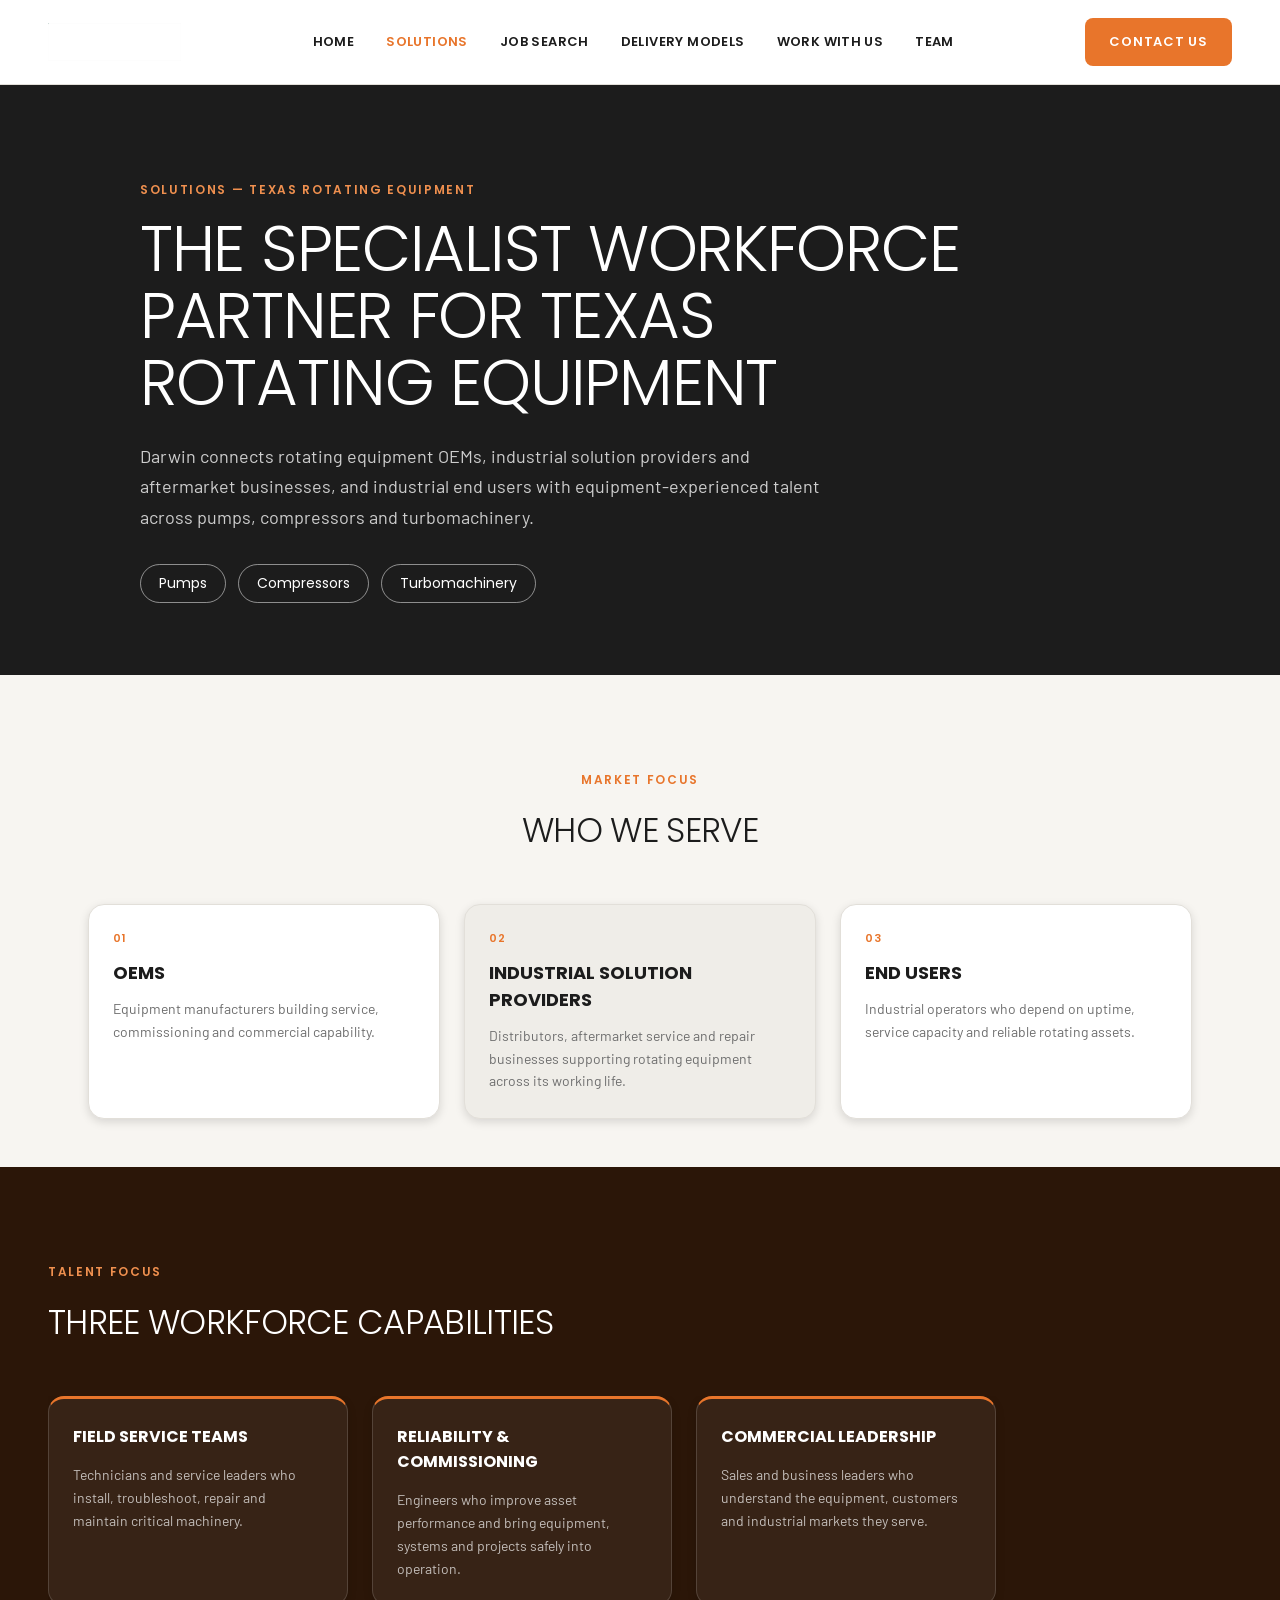
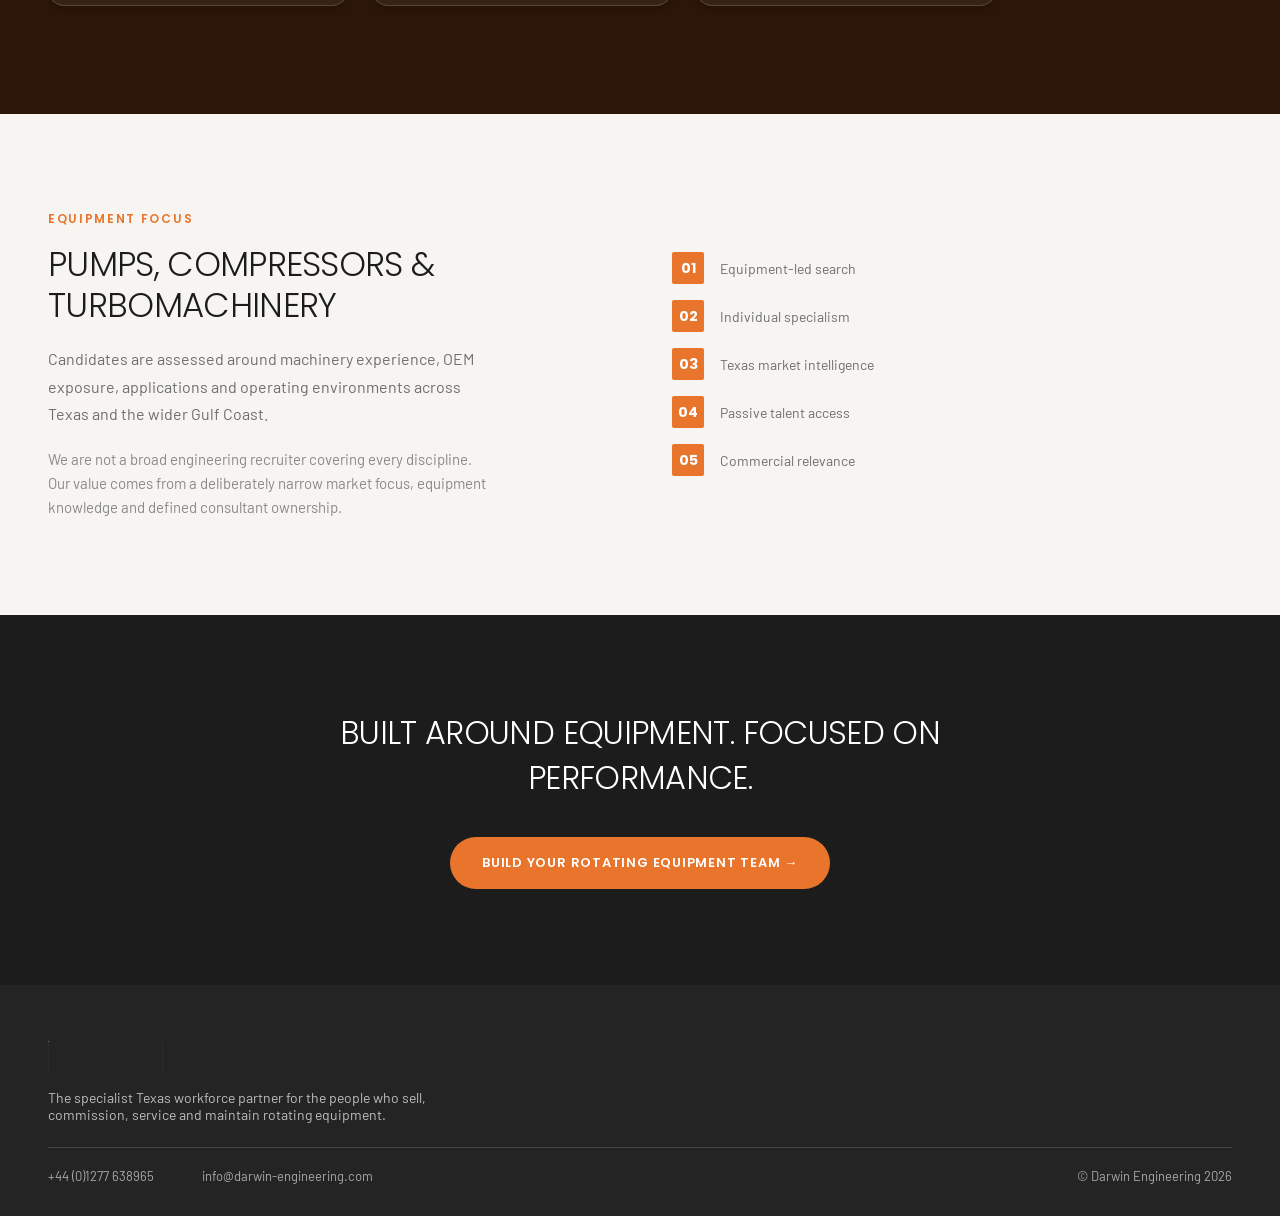
<file: solutions.html>
<!DOCTYPE html>
<html lang="en">
<head>
<meta charset="utf-8">
<meta name="viewport" content="width=device-width, initial-scale=1">
<title>Solutions — Darwin Engineering | Texas Rotating Equipment</title>
<link rel="stylesheet" href="styles.css">
</head>
<body>
<div style="font-family:var(--font-body);background:var(--surface-page)">

<header style="display:flex;align-items:center;justify-content:space-between;padding:18px 48px;background:var(--color-white);border-bottom:1px solid var(--border-default);flex-wrap:wrap;gap:16px">
<a href="index.html"><img src="assets/logo-color.png" alt="Darwin Engineering" style="height:38px"></a>
<nav style="display:flex;gap:32px;flex-wrap:wrap">
<a href="index.html" style="font-family:var(--font-display);font-size:13px;font-weight:600;letter-spacing:0.03em;text-transform:uppercase;color:var(--text-primary);text-decoration:none">Home</a>
<a href="solutions.html" style="font-family:var(--font-display);font-size:13px;font-weight:600;letter-spacing:0.03em;text-transform:uppercase;color:var(--accent-primary);text-decoration:none">Solutions</a>
<a href="job-search.html" style="font-family:var(--font-display);font-size:13px;font-weight:600;letter-spacing:0.03em;text-transform:uppercase;color:var(--text-primary);text-decoration:none">Job Search</a>
<a href="delivery-models.html" style="font-family:var(--font-display);font-size:13px;font-weight:600;letter-spacing:0.03em;text-transform:uppercase;color:var(--text-primary);text-decoration:none">Delivery Models</a>
<a href="work-with-us.html" style="font-family:var(--font-display);font-size:13px;font-weight:600;letter-spacing:0.03em;text-transform:uppercase;color:var(--text-primary);text-decoration:none">Work With Us</a>
<a href="team.html" style="font-family:var(--font-display);font-size:13px;font-weight:600;letter-spacing:0.03em;text-transform:uppercase;color:var(--text-primary);text-decoration:none">Team</a>
</nav>
<a href="work-with-us.html" class="btn btn-primary" style="text-decoration:none;display:inline-block">Contact Us</a>
</header>

<section class="stage-carbon" style="padding:96px 48px 72px">
<div style="max-width:1000px;margin:0 auto">
<div class="eyebrow eyebrow-inverse">Solutions — Texas Rotating Equipment</div>
<h1 class="display-ultralight" style="font-size:clamp(32px,6vw,64px);line-height:1.05;letter-spacing:-0.02em;text-transform:uppercase;color:var(--text-inverse);margin:0 0 24px;max-width:860px">The Specialist Workforce Partner for Texas Rotating Equipment</h1>
<p style="font-family:var(--font-body);font-size:18px;line-height:1.7;color:rgba(255,255,255,0.78);max-width:680px;margin:0 0 32px">Darwin connects rotating equipment OEMs, industrial solution providers and aftermarket businesses, and industrial end users with equipment-experienced talent across pumps, compressors and turbomachinery.</p>
<div style="display:flex;gap:12px;flex-wrap:wrap">
<span class="pill-tag" style="border-color:rgba(255,255,255,0.5);color:var(--text-inverse)">Pumps</span>
<span class="pill-tag" style="border-color:rgba(255,255,255,0.5);color:var(--text-inverse)">Compressors</span>
<span class="pill-tag" style="border-color:rgba(255,255,255,0.5);color:var(--text-inverse)">Turbomachinery</span>
</div>
</div>
</section>

<section style="padding:96px 48px 48px;max-width:1200px;margin:0 auto">
<div class="eyebrow" style="text-align:center">Market Focus</div>
<h2 class="display-ultralight" style="font-size:34px;text-transform:uppercase;color:var(--text-primary);margin:0 0 48px;text-align:center">Who We Serve</h2>
<div style="display:grid;grid-template-columns:repeat(auto-fit,minmax(240px,1fr));gap:24px">
<div class="card-stage" style="background:var(--surface-card);border:1px solid var(--border-default)">
<div style="font-family:var(--font-display);font-size:11px;font-weight:600;letter-spacing:0.1em;text-transform:uppercase;color:var(--accent-primary);margin-bottom:12px">01</div>
<h3 style="font-family:var(--font-display);font-size:18px;text-transform:uppercase;color:var(--text-primary);margin:0 0 12px">OEMs</h3>
<p style="font-family:var(--font-body);font-size:14px;line-height:1.6;color:var(--text-secondary);margin:0">Equipment manufacturers building service, commissioning and commercial capability.</p>
</div>
<div class="card-stage" style="background:var(--surface-sunken);border:1px solid var(--border-default)">
<div style="font-family:var(--font-display);font-size:11px;font-weight:600;letter-spacing:0.1em;text-transform:uppercase;color:var(--accent-primary);margin-bottom:12px">02</div>
<h3 style="font-family:var(--font-display);font-size:18px;text-transform:uppercase;color:var(--text-primary);margin:0 0 12px">Industrial Solution Providers</h3>
<p style="font-family:var(--font-body);font-size:14px;line-height:1.6;color:var(--text-secondary);margin:0">Distributors, aftermarket service and repair businesses supporting rotating equipment across its working life.</p>
</div>
<div class="card-stage" style="background:var(--surface-card);border:1px solid var(--border-default)">
<div style="font-family:var(--font-display);font-size:11px;font-weight:600;letter-spacing:0.1em;text-transform:uppercase;color:var(--accent-primary);margin-bottom:12px">03</div>
<h3 style="font-family:var(--font-display);font-size:18px;text-transform:uppercase;color:var(--text-primary);margin:0 0 12px">End Users</h3>
<p style="font-family:var(--font-body);font-size:14px;line-height:1.6;color:var(--text-secondary);margin:0">Industrial operators who depend on uptime, service capacity and reliable rotating assets.</p>
</div>
</div>
</section>

<section class="stage-ember" style="padding:96px 48px">
<div style="max-width:1200px;margin:0 auto">
<div class="eyebrow eyebrow-inverse">Talent Focus</div>
<h2 class="display-ultralight" style="font-size:34px;text-transform:uppercase;color:var(--text-inverse);margin:0 0 48px">Three Workforce Capabilities</h2>
<div class="carousel">
<div class="card-stage" style="background:rgba(255,255,255,0.06);border:1px solid rgba(255,255,255,0.15);border-top:3px solid var(--accent-primary);width:300px">
<h3 style="font-family:var(--font-display);font-size:16px;text-transform:uppercase;color:var(--text-inverse);margin:0 0 14px">Field Service Teams</h3>
<p style="font-family:var(--font-body);font-size:14px;line-height:1.65;color:rgba(255,255,255,0.7);margin:0">Technicians and service leaders who install, troubleshoot, repair and maintain critical machinery.</p>
</div>
<div class="card-stage" style="background:rgba(255,255,255,0.06);border:1px solid rgba(255,255,255,0.15);border-top:3px solid var(--accent-primary);width:300px">
<h3 style="font-family:var(--font-display);font-size:16px;text-transform:uppercase;color:var(--text-inverse);margin:0 0 14px">Reliability &amp; Commissioning</h3>
<p style="font-family:var(--font-body);font-size:14px;line-height:1.65;color:rgba(255,255,255,0.7);margin:0">Engineers who improve asset performance and bring equipment, systems and projects safely into operation.</p>
</div>
<div class="card-stage" style="background:rgba(255,255,255,0.06);border:1px solid rgba(255,255,255,0.15);border-top:3px solid var(--accent-primary);width:300px">
<h3 style="font-family:var(--font-display);font-size:16px;text-transform:uppercase;color:var(--text-inverse);margin:0 0 14px">Commercial Leadership</h3>
<p style="font-family:var(--font-body);font-size:14px;line-height:1.65;color:rgba(255,255,255,0.7);margin:0">Sales and business leaders who understand the equipment, customers and industrial markets they serve.</p>
</div>
</div>
</div>
</section>

<section style="padding:96px 48px">
<div style="max-width:1200px;margin:0 auto;display:grid;grid-template-columns:repeat(auto-fit,minmax(320px,1fr));gap:64px;align-items:center">
<div>
<div class="eyebrow">Equipment Focus</div>
<h2 class="display-ultralight" style="font-size:34px;line-height:1.2;text-transform:uppercase;color:var(--text-primary);margin:0 0 20px">Pumps, Compressors &amp; Turbomachinery</h2>
<p style="font-family:var(--font-body);font-size:16px;line-height:1.7;color:var(--text-secondary);margin:0 0 20px;max-width:440px">Candidates are assessed around machinery experience, OEM exposure, applications and operating environments across Texas and the wider Gulf Coast.</p>
<p style="font-family:var(--font-body);font-size:15px;line-height:1.6;color:var(--text-tertiary);margin:0;max-width:440px">We are not a broad engineering recruiter covering every discipline. Our value comes from a deliberately narrow market focus, equipment knowledge and defined consultant ownership.</p>
</div>
<div class="benefit-row" style="grid-template-columns:1fr;gap:16px">
<div class="benefit-item" style="flex-direction:row;align-items:center;gap:16px">
<div class="benefit-icon">01</div>
<p>Equipment-led search</p>
</div>
<div class="benefit-item" style="flex-direction:row;align-items:center;gap:16px">
<div class="benefit-icon">02</div>
<p>Individual specialism</p>
</div>
<div class="benefit-item" style="flex-direction:row;align-items:center;gap:16px">
<div class="benefit-icon">03</div>
<p>Texas market intelligence</p>
</div>
<div class="benefit-item" style="flex-direction:row;align-items:center;gap:16px">
<div class="benefit-icon">04</div>
<p>Passive talent access</p>
</div>
<div class="benefit-item" style="flex-direction:row;align-items:center;gap:16px">
<div class="benefit-icon">05</div>
<p>Commercial relevance</p>
</div>
</div>
</div>
</section>

<section class="stage-carbon" style="padding:96px 48px;text-align:center">
<p class="display-ultralight" style="font-size:32px;line-height:1.4;text-transform:uppercase;color:var(--text-inverse);max-width:760px;margin:0 auto 36px">Built around equipment. Focused on performance.</p>
<a href="work-with-us.html" class="btn btn-primary btn-pill" style="text-decoration:none">Build Your Rotating Equipment Team &#8594;</a>
</section>

<footer style="background:var(--surface-inverse);color:var(--text-inverse);padding:56px 48px 32px">
<img src="assets/logo-white.png" alt="Darwin Engineering" style="height:32px;margin-bottom:16px">
<div style="font-family:var(--font-body);font-size:14px;color:rgba(255,255,255,0.7);max-width:420px;margin-bottom:24px">The specialist Texas workforce partner for the people who sell, commission, service and maintain rotating equipment.</div>
<div style="display:flex;gap:48px;font-family:var(--font-body);font-size:13px;color:rgba(255,255,255,0.6);border-top:1px solid rgba(255,255,255,0.15);padding-top:20px">
<span>+44 (0)1277 638965</span><span>info@darwin-engineering.com</span><span style="margin-left:auto">© Darwin Engineering 2026</span>
</div>
</footer>
</div>
<script src="script.js"></script>
</body>
</html>
</file>
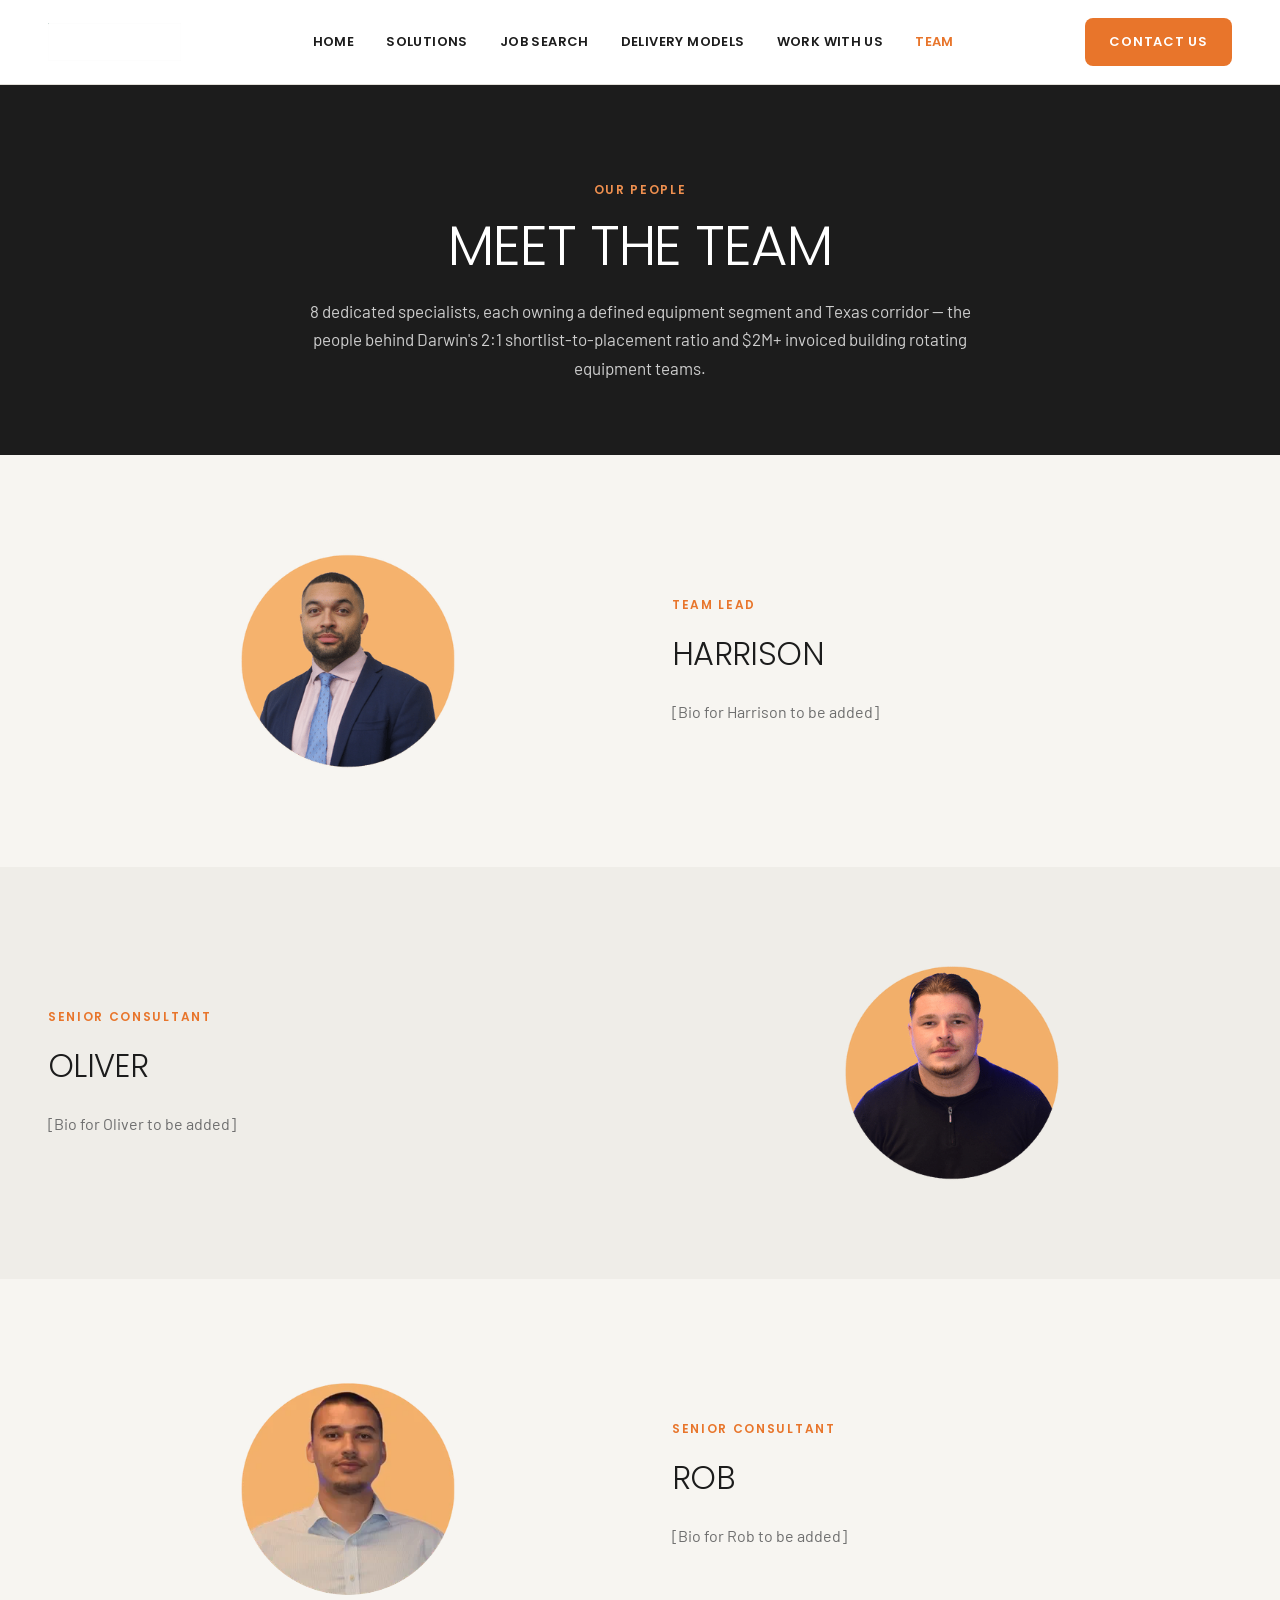
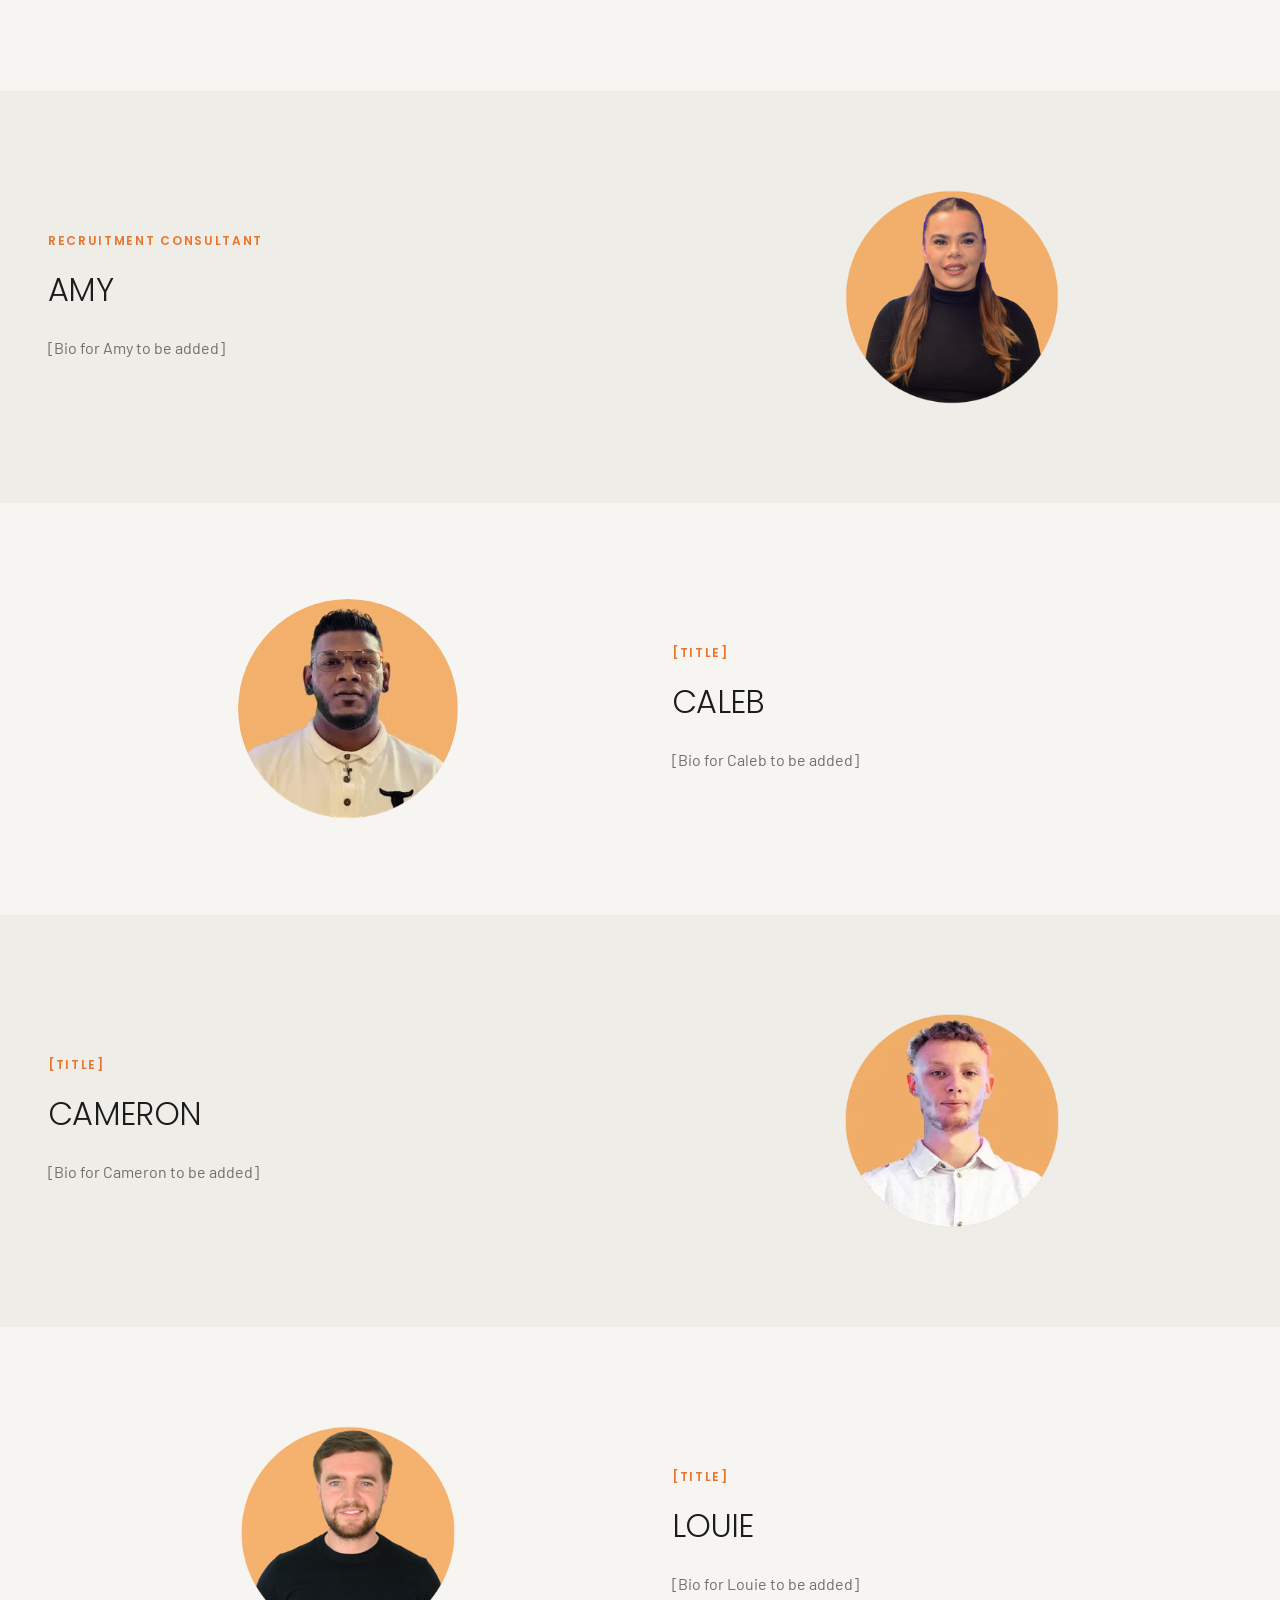
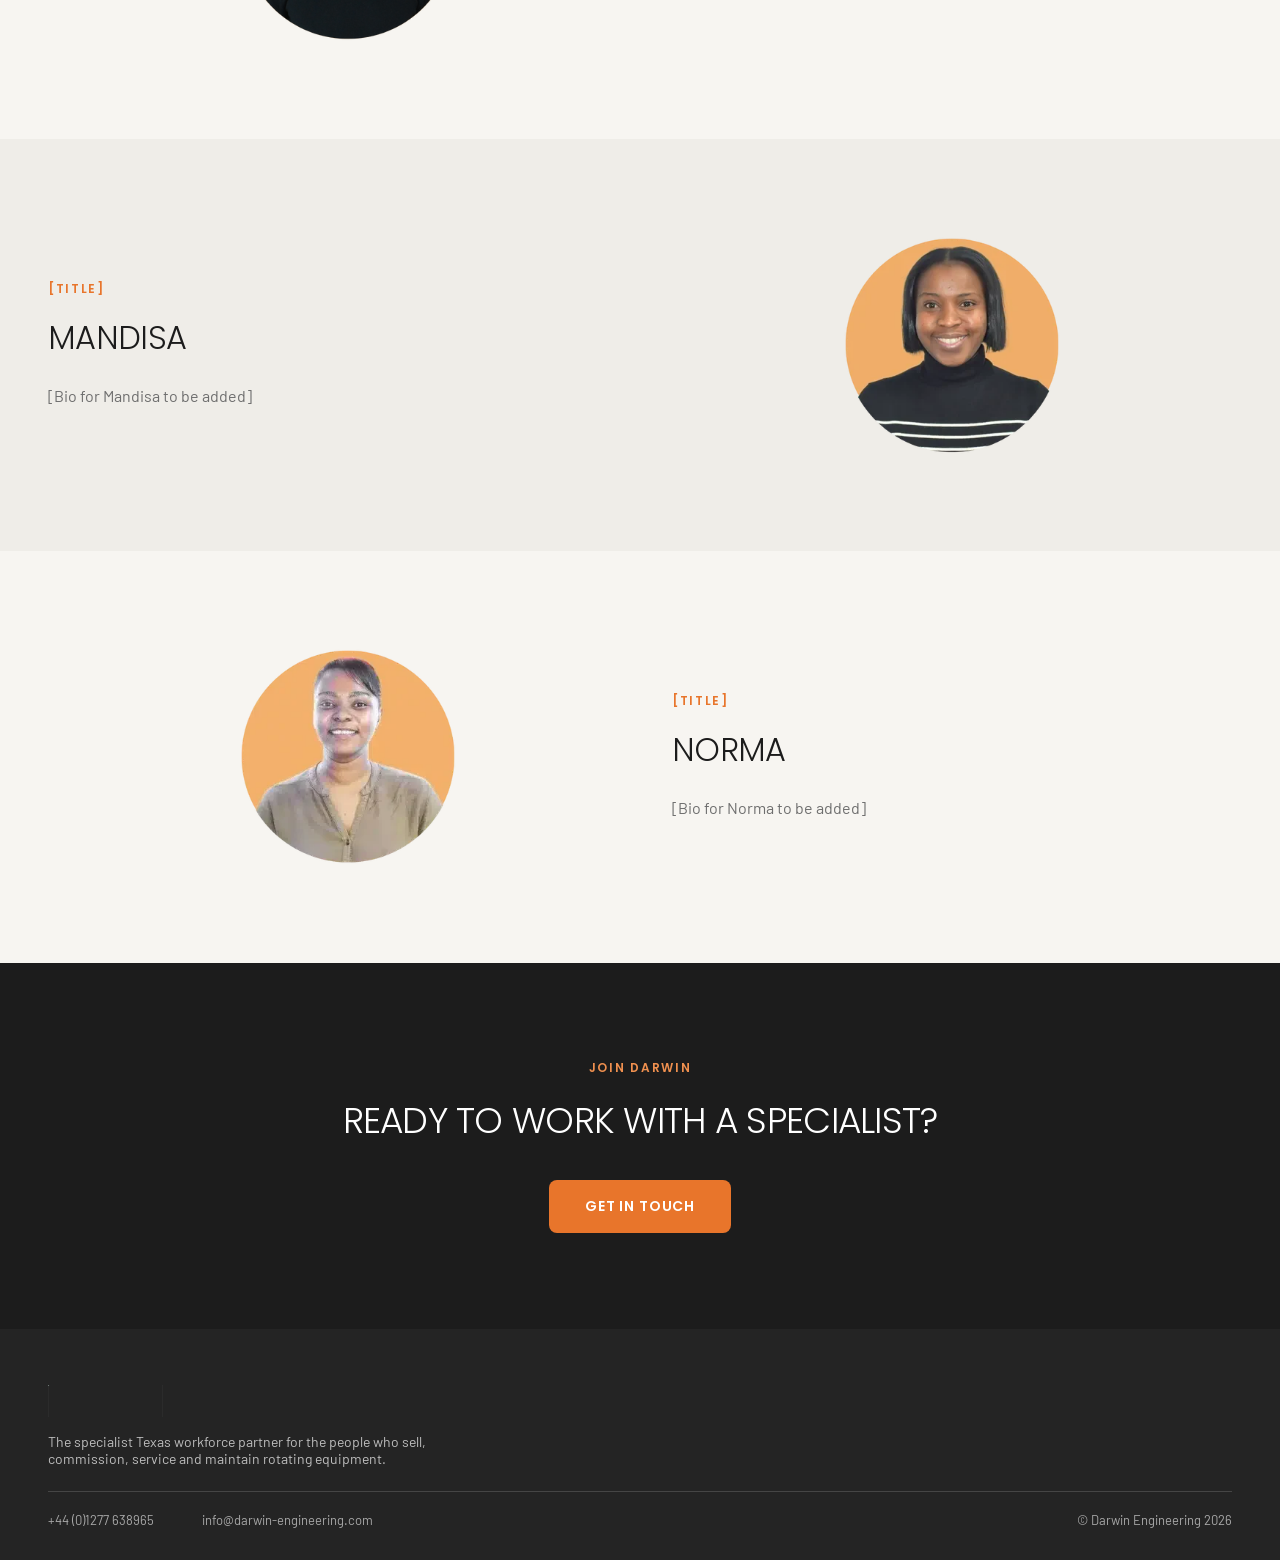
<file: team.html>
<!DOCTYPE html>
<html lang="en">
<head>
<meta charset="utf-8">
<meta name="viewport" content="width=device-width, initial-scale=1">
<title>Meet The Team — Darwin Engineering | Texas Rotating Equipment</title>
<meta name="description" content="Meet the Darwin Engineering team — the specialists behind our Texas rotating equipment workforce solutions.">
<link rel="stylesheet" href="styles.css">
</head>
<body>
<div style="font-family:var(--font-body);background:var(--surface-page)">

<header style="display:flex;align-items:center;justify-content:space-between;padding:18px 48px;background:var(--color-white);border-bottom:1px solid var(--border-default);flex-wrap:wrap;gap:16px">
<a href="index.html"><img src="assets/logo-color.png" alt="Darwin Engineering" style="height:38px"></a>
<nav style="display:flex;gap:32px;flex-wrap:wrap">
<a href="index.html" style="font-family:var(--font-display);font-size:13px;font-weight:600;letter-spacing:0.03em;text-transform:uppercase;color:var(--text-primary);text-decoration:none">Home</a>
<a href="solutions.html" style="font-family:var(--font-display);font-size:13px;font-weight:600;letter-spacing:0.03em;text-transform:uppercase;color:var(--text-primary);text-decoration:none">Solutions</a>
<a href="job-search.html" style="font-family:var(--font-display);font-size:13px;font-weight:600;letter-spacing:0.03em;text-transform:uppercase;color:var(--text-primary);text-decoration:none">Job Search</a>
<a href="delivery-models.html" style="font-family:var(--font-display);font-size:13px;font-weight:600;letter-spacing:0.03em;text-transform:uppercase;color:var(--text-primary);text-decoration:none">Delivery Models</a>
<a href="work-with-us.html" style="font-family:var(--font-display);font-size:13px;font-weight:600;letter-spacing:0.03em;text-transform:uppercase;color:var(--text-primary);text-decoration:none">Work With Us</a>
<a href="team.html" style="font-family:var(--font-display);font-size:13px;font-weight:600;letter-spacing:0.03em;text-transform:uppercase;color:var(--accent-primary);text-decoration:none">Team</a>
</nav>
<a href="work-with-us.html" class="btn btn-primary" style="text-decoration:none;display:inline-block">Contact Us</a>
</header>

<section class="stage-carbon" style="padding:96px 48px 72px;text-align:center">
<div class="eyebrow eyebrow-inverse" style="justify-content:center;display:flex">Our People</div>
<h1 class="display-ultralight" style="font-size:clamp(32px,5vw,56px);line-height:1.1;text-transform:uppercase;color:var(--text-inverse);margin:0 0 20px">Meet The Team</h1>
<p style="font-family:var(--font-body);font-size:17px;line-height:1.7;color:rgba(255,255,255,0.78);max-width:700px;margin:0 auto">8 dedicated specialists, each owning a defined equipment segment and Texas corridor — the people behind Darwin's 2:1 shortlist-to-placement ratio and $2M+ invoiced building rotating equipment teams.</p>
</section>

<!-- HARRISON -->
<section style="padding:96px 48px;max-width:1200px;margin:0 auto">
<div style="display:grid;grid-template-columns:repeat(auto-fit,minmax(260px,1fr));gap:64px;align-items:center">
<div style="text-align:center">
<img src="assets/team/harrison.png" alt="Harrison" style="width:220px;height:220px;border-radius:50%;object-fit:cover;margin:0 auto">
</div>
<div>
<div class="eyebrow">Team Lead</div>
<h2 class="display-ultralight" style="font-size:clamp(24px,3vw,32px);text-transform:uppercase;color:var(--text-primary);margin:0 0 20px">Harrison</h2>
<p style="font-family:var(--font-body);font-size:16px;line-height:1.75;color:var(--text-secondary);margin:0">[Bio for Harrison to be added]</p>
</div>
</div>
</section>

<!-- OLIVER -->
<section style="padding:96px 48px;background:var(--surface-sunken)">
<div style="max-width:1200px;margin:0 auto;display:grid;grid-template-columns:repeat(auto-fit,minmax(260px,1fr));gap:64px;align-items:center">
<div style="text-align:center;order:2">
<img src="assets/team/oliver.png" alt="Oliver" style="width:220px;height:220px;border-radius:50%;object-fit:cover;margin:0 auto">
</div>
<div style="order:1">
<div class="eyebrow">Senior Consultant</div>
<h2 class="display-ultralight" style="font-size:clamp(24px,3vw,32px);text-transform:uppercase;color:var(--text-primary);margin:0 0 20px">Oliver</h2>
<p style="font-family:var(--font-body);font-size:16px;line-height:1.75;color:var(--text-secondary);margin:0">[Bio for Oliver to be added]</p>
</div>
</div>
</section>

<!-- ROB -->
<section style="padding:96px 48px;max-width:1200px;margin:0 auto">
<div style="display:grid;grid-template-columns:repeat(auto-fit,minmax(260px,1fr));gap:64px;align-items:center">
<div style="text-align:center">
<img src="assets/team/rob.webp" alt="Rob" style="width:220px;height:220px;border-radius:50%;object-fit:cover;margin:0 auto">
</div>
<div>
<div class="eyebrow">Senior Consultant</div>
<h2 class="display-ultralight" style="font-size:clamp(24px,3vw,32px);text-transform:uppercase;color:var(--text-primary);margin:0 0 20px">Rob</h2>
<p style="font-family:var(--font-body);font-size:16px;line-height:1.75;color:var(--text-secondary);margin:0">[Bio for Rob to be added]</p>
</div>
</div>
</section>

<!-- AMY -->
<section style="padding:96px 48px;background:var(--surface-sunken)">
<div style="max-width:1200px;margin:0 auto;display:grid;grid-template-columns:repeat(auto-fit,minmax(260px,1fr));gap:64px;align-items:center">
<div style="text-align:center;order:2">
<img src="assets/team/amy.png" alt="Amy" style="width:220px;height:220px;border-radius:50%;object-fit:cover;margin:0 auto">
</div>
<div style="order:1">
<div class="eyebrow">Recruitment Consultant</div>
<h2 class="display-ultralight" style="font-size:clamp(24px,3vw,32px);text-transform:uppercase;color:var(--text-primary);margin:0 0 20px">Amy</h2>
<p style="font-family:var(--font-body);font-size:16px;line-height:1.75;color:var(--text-secondary);margin:0">[Bio for Amy to be added]</p>
</div>
</div>
</section>

<!-- CALEB -->
<section style="padding:96px 48px;max-width:1200px;margin:0 auto">
<div style="display:grid;grid-template-columns:repeat(auto-fit,minmax(260px,1fr));gap:64px;align-items:center">
<div style="text-align:center">
<img src="assets/team/caleb.webp" alt="Caleb" style="width:220px;height:220px;border-radius:50%;object-fit:cover;margin:0 auto">
</div>
<div>
<div class="eyebrow">[Title]</div>
<h2 class="display-ultralight" style="font-size:clamp(24px,3vw,32px);text-transform:uppercase;color:var(--text-primary);margin:0 0 20px">Caleb</h2>
<p style="font-family:var(--font-body);font-size:16px;line-height:1.75;color:var(--text-secondary);margin:0">[Bio for Caleb to be added]</p>
</div>
</div>
</section>

<!-- CAMERON -->
<section style="padding:96px 48px;background:var(--surface-sunken)">
<div style="max-width:1200px;margin:0 auto;display:grid;grid-template-columns:repeat(auto-fit,minmax(260px,1fr));gap:64px;align-items:center">
<div style="text-align:center;order:2">
<img src="assets/team/cameron.webp" alt="Cameron" style="width:220px;height:220px;border-radius:50%;object-fit:cover;margin:0 auto">
</div>
<div style="order:1">
<div class="eyebrow">[Title]</div>
<h2 class="display-ultralight" style="font-size:clamp(24px,3vw,32px);text-transform:uppercase;color:var(--text-primary);margin:0 0 20px">Cameron</h2>
<p style="font-family:var(--font-body);font-size:16px;line-height:1.75;color:var(--text-secondary);margin:0">[Bio for Cameron to be added]</p>
</div>
</div>
</section>

<!-- LOUIE -->
<section style="padding:96px 48px;max-width:1200px;margin:0 auto">
<div style="display:grid;grid-template-columns:repeat(auto-fit,minmax(260px,1fr));gap:64px;align-items:center">
<div style="text-align:center">
<img src="assets/team/louie.png" alt="Louie" style="width:220px;height:220px;border-radius:50%;object-fit:cover;margin:0 auto">
</div>
<div>
<div class="eyebrow">[Title]</div>
<h2 class="display-ultralight" style="font-size:clamp(24px,3vw,32px);text-transform:uppercase;color:var(--text-primary);margin:0 0 20px">Louie</h2>
<p style="font-family:var(--font-body);font-size:16px;line-height:1.75;color:var(--text-secondary);margin:0">[Bio for Louie to be added]</p>
</div>
</div>
</section>

<!-- MANDISA -->
<section style="padding:96px 48px;background:var(--surface-sunken)">
<div style="max-width:1200px;margin:0 auto;display:grid;grid-template-columns:repeat(auto-fit,minmax(260px,1fr));gap:64px;align-items:center">
<div style="text-align:center;order:2">
<img src="assets/team/mandisa.webp" alt="Mandisa" style="width:220px;height:220px;border-radius:50%;object-fit:cover;margin:0 auto">
</div>
<div style="order:1">
<div class="eyebrow">[Title]</div>
<h2 class="display-ultralight" style="font-size:clamp(24px,3vw,32px);text-transform:uppercase;color:var(--text-primary);margin:0 0 20px">Mandisa</h2>
<p style="font-family:var(--font-body);font-size:16px;line-height:1.75;color:var(--text-secondary);margin:0">[Bio for Mandisa to be added]</p>
</div>
</div>
</section>

<!-- NORMA -->
<section style="padding:96px 48px;max-width:1200px;margin:0 auto">
<div style="display:grid;grid-template-columns:repeat(auto-fit,minmax(260px,1fr));gap:64px;align-items:center">
<div style="text-align:center">
<img src="assets/team/norma.webp" alt="Norma" style="width:220px;height:220px;border-radius:50%;object-fit:cover;margin:0 auto">
</div>
<div>
<div class="eyebrow">[Title]</div>
<h2 class="display-ultralight" style="font-size:clamp(24px,3vw,32px);text-transform:uppercase;color:var(--text-primary);margin:0 0 20px">Norma</h2>
<p style="font-family:var(--font-body);font-size:16px;line-height:1.75;color:var(--text-secondary);margin:0">[Bio for Norma to be added]</p>
</div>
</div>
</section>

<section class="stage-carbon" style="padding:96px 48px;text-align:center">
<div class="eyebrow eyebrow-inverse" style="justify-content:center;display:flex">Join Darwin</div>
<h2 class="display-ultralight" style="font-size:clamp(26px,3.5vw,36px);text-transform:uppercase;color:var(--text-inverse);margin:0 0 32px">Ready To Work With A Specialist?</h2>
<a href="work-with-us.html" class="btn btn-primary" style="padding:16px 36px;font-size:14px;text-decoration:none">Get In Touch</a>
</section>

<footer style="background:var(--surface-inverse);color:var(--text-inverse);padding:56px 48px 32px">
<img src="assets/logo-white.png" alt="Darwin Engineering" style="height:32px;margin-bottom:16px">
<div style="font-family:var(--font-body);font-size:14px;color:rgba(255,255,255,0.7);max-width:420px;margin-bottom:24px">The specialist Texas workforce partner for the people who sell, commission, service and maintain rotating equipment.</div>
<div style="display:flex;gap:48px;font-family:var(--font-body);font-size:13px;color:rgba(255,255,255,0.6);border-top:1px solid rgba(255,255,255,0.15);padding-top:20px;flex-wrap:wrap">
<span>+44 (0)1277 638965</span><span>info@darwin-engineering.com</span><span style="margin-left:auto">© Darwin Engineering 2026</span>
</div>
</footer>
</div>
<script src="script.js"></script>
</body>
</html>
</file>
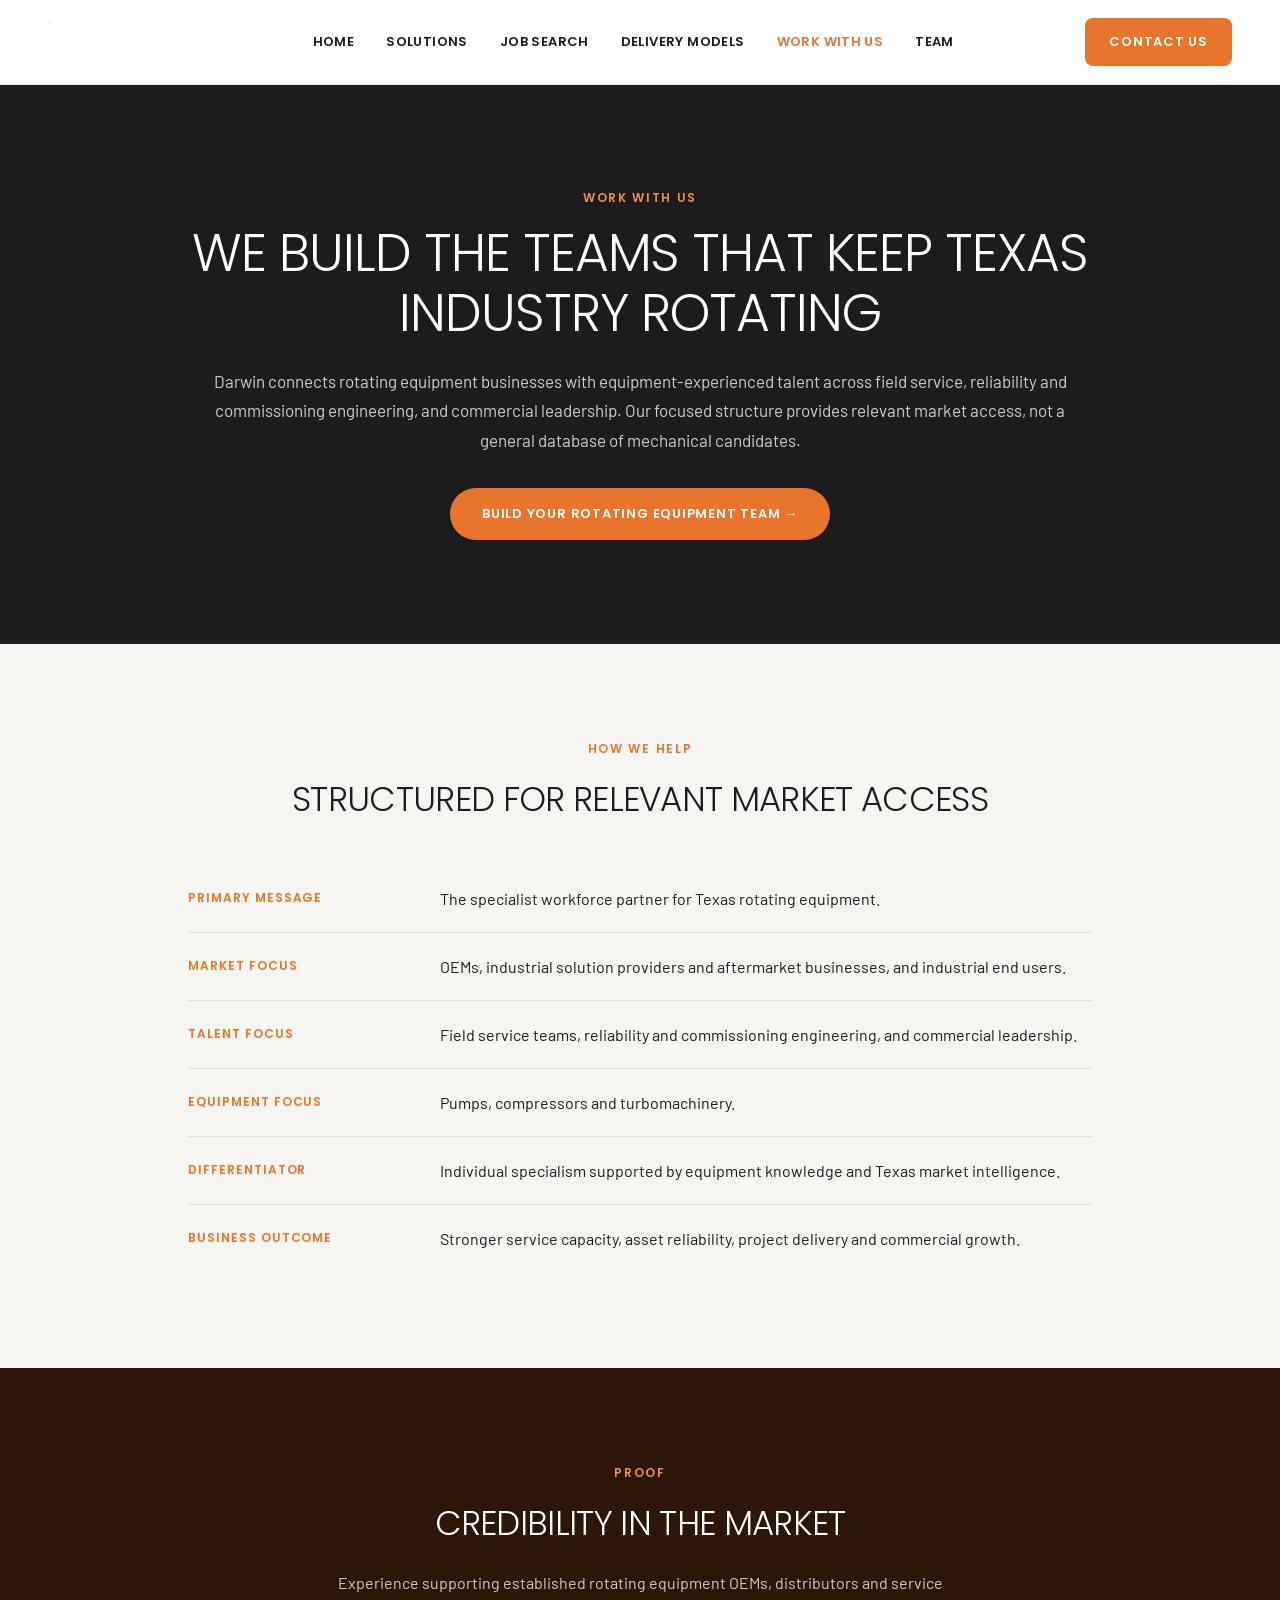
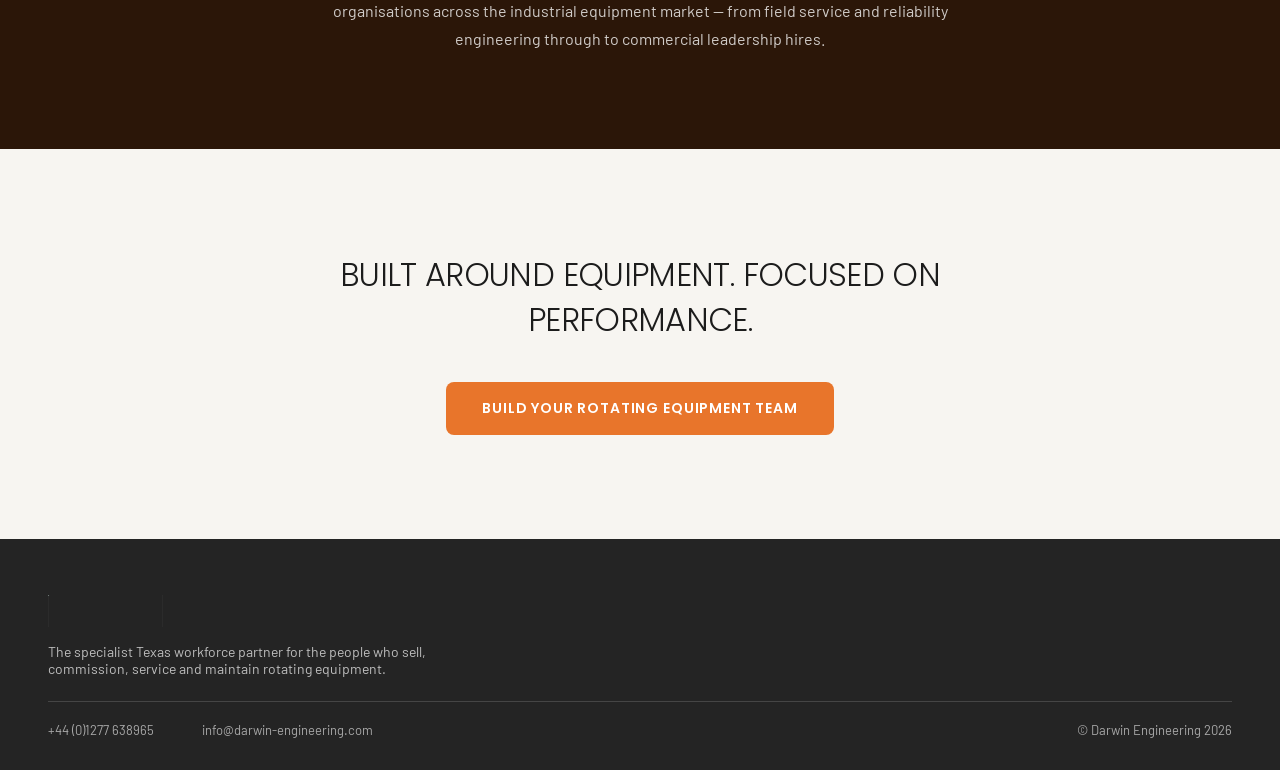
<file: work-with-us.html>
<!DOCTYPE html>
<html lang="en">
<head>
<meta charset="utf-8">
<meta name="viewport" content="width=device-width, initial-scale=1">
<title>Work With Us — Darwin Engineering | Texas Rotating Equipment</title>
<link rel="stylesheet" href="styles.css">
</head>
<body>
<div style="font-family:var(--font-body);background:var(--surface-page)">

<header style="display:flex;align-items:center;justify-content:space-between;padding:18px 48px;background:var(--color-white);border-bottom:1px solid var(--border-default);flex-wrap:wrap;gap:16px">
<a href="index.html"><img src="assets/logo-color.png" alt="Darwin Engineering" style="height:38px"></a>
<nav style="display:flex;gap:32px;flex-wrap:wrap">
<a href="index.html" style="font-family:var(--font-display);font-size:13px;font-weight:600;letter-spacing:0.03em;text-transform:uppercase;color:var(--text-primary);text-decoration:none">Home</a>
<a href="solutions.html" style="font-family:var(--font-display);font-size:13px;font-weight:600;letter-spacing:0.03em;text-transform:uppercase;color:var(--text-primary);text-decoration:none">Solutions</a>
<a href="job-search.html" style="font-family:var(--font-display);font-size:13px;font-weight:600;letter-spacing:0.03em;text-transform:uppercase;color:var(--text-primary);text-decoration:none">Job Search</a>
<a href="delivery-models.html" style="font-family:var(--font-display);font-size:13px;font-weight:600;letter-spacing:0.03em;text-transform:uppercase;color:var(--text-primary);text-decoration:none">Delivery Models</a>
<a href="work-with-us.html" style="font-family:var(--font-display);font-size:13px;font-weight:600;letter-spacing:0.03em;text-transform:uppercase;color:var(--accent-primary);text-decoration:none">Work With Us</a>
<a href="team.html" style="font-family:var(--font-display);font-size:13px;font-weight:600;letter-spacing:0.03em;text-transform:uppercase;color:var(--text-primary);text-decoration:none">Team</a>
</nav>
<a href="mailto:info@darwin-engineering.com" class="btn btn-primary" style="text-decoration:none;display:inline-block">Contact Us</a>
</header>

<section class="stage-carbon" style="padding:104px 48px">
<div style="max-width:900px;margin:0 auto;text-align:center">
<div class="eyebrow eyebrow-inverse" style="justify-content:center;display:flex">Work With Us</div>
<h1 class="display-ultralight" style="font-size:clamp(28px,6vw,52px);line-height:1.15;text-transform:uppercase;color:var(--text-inverse);margin:0 0 24px">We Build The Teams That Keep Texas Industry Rotating</h1>
<p style="font-family:var(--font-body);font-size:17px;line-height:1.75;color:rgba(255,255,255,0.78);margin:0 0 32px">Darwin connects rotating equipment businesses with equipment-experienced talent across field service, reliability and commissioning engineering, and commercial leadership. Our focused structure provides relevant market access, not a general database of mechanical candidates.</p>
<a href="mailto:info@darwin-engineering.com" class="btn btn-primary btn-pill" style="text-decoration:none">Build Your Rotating Equipment Team &#8594;</a>
</div>
</section>

<section style="padding:96px 48px;max-width:1000px;margin:0 auto">
<div class="eyebrow" style="justify-content:center;display:flex">How We Help</div>
<h2 class="display-ultralight" style="font-size:34px;text-transform:uppercase;color:var(--text-primary);margin:0 0 40px;text-align:center">Structured For Relevant Market Access</h2>
<div style="display:flex;flex-direction:column">
<div class="hierarchy-row">
<div style="font-family:var(--font-display);font-size:12px;font-weight:600;letter-spacing:0.08em;text-transform:uppercase;color:var(--accent-primary)">Primary Message</div>
<div style="font-family:var(--font-body);font-size:16px;color:var(--text-primary)">The specialist workforce partner for Texas rotating equipment.</div>
</div>
<div class="hierarchy-row">
<div style="font-family:var(--font-display);font-size:12px;font-weight:600;letter-spacing:0.08em;text-transform:uppercase;color:var(--accent-primary)">Market Focus</div>
<div style="font-family:var(--font-body);font-size:16px;color:var(--text-primary)">OEMs, industrial solution providers and aftermarket businesses, and industrial end users.</div>
</div>
<div class="hierarchy-row">
<div style="font-family:var(--font-display);font-size:12px;font-weight:600;letter-spacing:0.08em;text-transform:uppercase;color:var(--accent-primary)">Talent Focus</div>
<div style="font-family:var(--font-body);font-size:16px;color:var(--text-primary)">Field service teams, reliability and commissioning engineering, and commercial leadership.</div>
</div>
<div class="hierarchy-row">
<div style="font-family:var(--font-display);font-size:12px;font-weight:600;letter-spacing:0.08em;text-transform:uppercase;color:var(--accent-primary)">Equipment Focus</div>
<div style="font-family:var(--font-body);font-size:16px;color:var(--text-primary)">Pumps, compressors and turbomachinery.</div>
</div>
<div class="hierarchy-row">
<div style="font-family:var(--font-display);font-size:12px;font-weight:600;letter-spacing:0.08em;text-transform:uppercase;color:var(--accent-primary)">Differentiator</div>
<div style="font-family:var(--font-body);font-size:16px;color:var(--text-primary)">Individual specialism supported by equipment knowledge and Texas market intelligence.</div>
</div>
<div class="hierarchy-row">
<div style="font-family:var(--font-display);font-size:12px;font-weight:600;letter-spacing:0.08em;text-transform:uppercase;color:var(--accent-primary)">Business Outcome</div>
<div style="font-family:var(--font-body);font-size:16px;color:var(--text-primary)">Stronger service capacity, asset reliability, project delivery and commercial growth.</div>
</div>
</div>
</section>

<section class="stage-ember" style="padding:96px 48px">
<div style="max-width:1000px;margin:0 auto;text-align:center">
<div class="eyebrow eyebrow-inverse" style="justify-content:center;display:flex">Proof</div>
<h2 class="display-ultralight" style="font-size:34px;text-transform:uppercase;color:var(--text-inverse);margin:0 0 20px">Credibility In The Market</h2>
<p style="font-family:var(--font-body);font-size:16px;line-height:1.75;color:rgba(255,255,255,0.78);max-width:700px;margin:0 auto">Experience supporting established rotating equipment OEMs, distributors and service organisations across the industrial equipment market — from field service and reliability engineering through to commercial leadership hires.</p>
</div>
</section>

<section style="padding:104px 48px;text-align:center">
<p class="display-ultralight" style="font-size:32px;line-height:1.4;text-transform:uppercase;color:var(--text-primary);max-width:640px;margin:0 auto 40px">Built around equipment. Focused on performance.</p>
<a href="mailto:info@darwin-engineering.com" class="btn btn-primary" style="padding:16px 36px;font-size:14px;text-decoration:none">Build Your Rotating Equipment Team</a>
</section>

<footer style="background:var(--surface-inverse);color:var(--text-inverse);padding:56px 48px 32px">
<img src="assets/logo-white.png" alt="Darwin Engineering" style="height:32px;margin-bottom:16px">
<div style="font-family:var(--font-body);font-size:14px;color:rgba(255,255,255,0.7);max-width:420px;margin-bottom:24px">The specialist Texas workforce partner for the people who sell, commission, service and maintain rotating equipment.</div>
<div style="display:flex;gap:48px;font-family:var(--font-body);font-size:13px;color:rgba(255,255,255,0.6);border-top:1px solid rgba(255,255,255,0.15);padding-top:20px">
<span>+44 (0)1277 638965</span><span>info@darwin-engineering.com</span><span style="margin-left:auto">© Darwin Engineering 2026</span>
</div>
</footer>
</div>
<script src="script.js"></script>
</body>
</html>
</file>
<file: styles.css>
@import url('https://fonts.googleapis.com/css2?family=Poppins:ital,wght@0,300;0,400;0,500;0,600;0,700;1,400&family=Barlow:ital,wght@0,400;0,500;0,600;0,700;1,400&family=JetBrains+Mono:wght@400;500;600&display=swap');

:root{
  --color-orange-900:#7A3D0F;--color-orange-700:#B85A1E;--color-orange-600:#D6691F;--color-orange-500:#E8752B;
  --color-orange-400:#F0904F;--color-orange-300:#F5AC78;--color-orange-200:#F9C89E;--color-orange-100:#FCE3CE;
  --color-charcoal-900:#1C1C1C;--color-charcoal-800:#242424;--color-charcoal-700:#333333;--color-grey-700:#5C5C5C;
  --color-charcoal-600:#4A4A4A;--color-slate-700:#3D454C;--color-slate-500:#5B6670;--color-grey-600:#6E6E6E;
  --color-grey-500:#8A8A8A;--color-grey-300:#C9C6C0;--color-grey-200:#E2DFD9;--color-grey-100:#EFEDE8;
  --color-off-white:#F7F5F1;--color-white:#FFFFFF;--color-success:#3F7D4E;--color-warning:#C98A1E;--color-danger:#B23A2E;

  --surface-page:var(--color-off-white);--surface-card:var(--color-white);--surface-inverse:var(--color-charcoal-800);
  --surface-sunken:var(--color-grey-100);--text-primary:var(--color-charcoal-900);--text-secondary:var(--color-grey-600);
  --text-tertiary:var(--color-grey-500);--text-inverse:var(--color-white);--text-on-accent:var(--color-white);
  --border-default:var(--color-grey-200);--border-strong:var(--color-charcoal-700);--accent-primary:var(--color-orange-500);
  --accent-primary-hover:var(--color-orange-600);--accent-primary-active:var(--color-orange-700);
  --accent-primary-tint:var(--color-orange-100);--focus-ring:var(--color-orange-400);
  --link-color:var(--color-orange-600);--link-color-hover:var(--color-orange-700);

  --font-display:'Poppins',"Helvetica Neue",Arial,sans-serif;
  --font-body:'Barlow',"Helvetica Neue",Arial,sans-serif;
  --font-mono:'JetBrains Mono',"Roboto Mono",monospace;

  --radius-sm:2px;--radius-md:4px;--radius-lg:8px;--radius-pill:999px;
  --radius-nav:4px;--radius-btn:8px;--radius-input:12px;--radius-card:16px;
  --shadow-sm:0 1px 2px rgba(28,28,28,0.08);--shadow-md:0 4px 12px rgba(28,28,28,0.10);--shadow-lg:0 12px 32px rgba(28,28,28,0.14);
  --shadow-card:0 3px 10px rgba(0,0,0,0.13);

  --surface-stage-ember:#2B1608;
}

*{box-sizing:border-box}
body{margin:0;font-family:var(--font-body);background:var(--surface-page);color:var(--text-primary)}
a{color:var(--link-color);text-decoration:none}
a:hover{color:var(--link-color-hover);text-decoration:underline}
img{max-width:100%;display:block}
button{font-family:var(--font-display);cursor:pointer}

@keyframes logo-marquee{0%{transform:translateX(0)}100%{transform:translateX(-50%)}}

.media-placeholder{
  width:100%;height:100%;display:flex;align-items:center;justify-content:center;
  background:repeating-linear-gradient(45deg,#4a4a4a,#4a4a4a 10px,#525252 10px,#525252 20px);
  color:rgba(255,255,255,0.6);font-family:var(--font-body);font-size:13px;text-align:center;padding:16px;
}

.btn{display:inline-block;text-align:center;font-family:var(--font-display);text-transform:uppercase;letter-spacing:0.06em;font-size:13px;font-weight:600;border:none;border-radius:var(--radius-btn);padding:14px 24px;cursor:pointer;transition:background 0.14s,transform 0.14s}
.btn-primary{background:var(--accent-primary);color:var(--text-on-accent)}
.btn-primary:hover{background:var(--accent-primary-hover);transform:translateY(-2px)}
.btn-primary:active{background:var(--accent-primary-active);transform:translateY(0)}
.btn-outline{background:transparent;color:var(--text-inverse);border:2px solid rgba(255,255,255,0.5)}
.btn-outline:hover{border-color:var(--text-inverse);transform:translateY(-2px)}
.btn-pill{border-radius:var(--radius-pill);padding:16px 32px;display:inline-flex;align-items:center;gap:10px}
.btn-pill-dark{background:var(--surface-inverse);color:var(--text-inverse)}
.btn-pill-dark:hover{background:#1a1a1a;transform:translateY(-2px)}

select, input[type=text]{font-family:var(--font-body);font-size:15px;padding:12px 14px;border:1px solid var(--border-default);border-radius:var(--radius-input);background:var(--color-white);color:var(--text-primary);width:100%}
select:focus, input[type=text]:focus{outline:none;border-color:var(--focus-ring)}
label.field-label{font-family:var(--font-display);font-size:12px;font-weight:600;letter-spacing:0.04em;text-transform:uppercase;color:var(--text-secondary);display:block;margin-bottom:8px}
.checkbox-row{display:flex;align-items:center;gap:8px;font-family:var(--font-body);font-size:14px;color:var(--text-primary)}
.checkbox-row input{width:18px;height:18px;accent-color:var(--accent-primary)}

/* ---------- Display type & pills ---------- */
.display-ultralight{font-family:var(--font-display);font-weight:300;letter-spacing:-0.02em;margin:0}
.eyebrow{font-family:var(--font-display);font-size:12px;font-weight:600;letter-spacing:0.14em;text-transform:uppercase;color:var(--accent-primary);margin-bottom:16px}
.eyebrow-inverse{color:var(--color-orange-400)}

.pill-tag{
  display:inline-flex;align-items:center;gap:8px;background:transparent;border:1.5px solid var(--accent-primary);
  color:var(--accent-primary);font-family:var(--font-display);font-size:14px;font-weight:400;
  border-radius:var(--radius-pill);padding:8px 18px;text-decoration:none;transition:background 0.14s,color 0.14s;
}
.pill-tag:hover{background:var(--accent-primary);color:var(--text-on-accent);text-decoration:none}

/* ---------- Stage sections & cards ---------- */
.stage-carbon{background:var(--color-charcoal-900);color:var(--text-inverse)}
.stage-ember{background:var(--surface-stage-ember);color:var(--text-inverse)}

.card-stage{
  border-radius:var(--radius-card);box-shadow:var(--shadow-card);padding:25px 24px;
  transition:transform 0.2s ease,box-shadow 0.2s ease;position:relative;overflow:hidden;
}
.card-stage:hover{transform:translateY(-6px);box-shadow:0 10px 28px rgba(0,0,0,0.22)}

.carousel{display:flex;gap:24px;overflow-x:auto;padding-bottom:12px;scroll-snap-type:x mandatory;-webkit-overflow-scrolling:touch}
.carousel::-webkit-scrollbar{height:6px}
.carousel::-webkit-scrollbar-thumb{background:var(--border-default);border-radius:var(--radius-pill)}
.carousel>*{scroll-snap-align:start;flex:0 0 auto}

.benefit-row{display:grid;grid-template-columns:repeat(4,1fr);gap:24px}
.benefit-item{display:flex;flex-direction:column;gap:12px}
.benefit-icon{width:32px;height:32px;border-radius:var(--radius-sm);background:var(--accent-primary);display:flex;align-items:center;justify-content:center;color:var(--text-on-accent);font-family:var(--font-display);font-weight:700;font-size:14px}
.benefit-item p{font-family:var(--font-body);font-size:14px;color:var(--text-secondary);margin:0;line-height:1.5}

.hierarchy-row{display:grid;grid-template-columns:220px 1fr;gap:32px;padding:24px 0;border-bottom:1px solid var(--border-default)}
.hierarchy-row:last-child{border-bottom:none}

/* ---------- Scroll-up reveal animation ---------- */
.reveal-up{opacity:0;transform:translateY(48px);transition:opacity 0.7s cubic-bezier(.21,.6,.35,1),transform 0.7s cubic-bezier(.21,.6,.35,1)}
.reveal-up.is-visible{opacity:1;transform:translateY(0)}
.reveal-up.reveal-delay-1{transition-delay:0.1s}
.reveal-up.reveal-delay-2{transition-delay:0.22s}
.reveal-up.reveal-delay-3{transition-delay:0.34s}
@media (prefers-reduced-motion:reduce){
  .reveal-up{opacity:1;transform:none;transition:none}
}

/* ---------- Responsive breakpoints ---------- */
@media (max-width:900px){
  .benefit-row{grid-template-columns:1fr 1fr}
  header{padding:16px 24px !important}
  section, .stage-carbon, .stage-ember, .hero-inner{padding-left:24px !important;padding-right:24px !important}
}

@media (max-width:600px){
  .benefit-row{grid-template-columns:1fr}
  .hierarchy-row{grid-template-columns:1fr;gap:8px}
  .btn{padding:12px 18px;font-size:12px}
  header{padding:14px 16px !important}
  header nav{gap:16px !important}
  section, .stage-carbon, .stage-ember, .hero-inner{padding-left:16px !important;padding-right:16px !important}
  table{font-size:13px}
}
</file>
